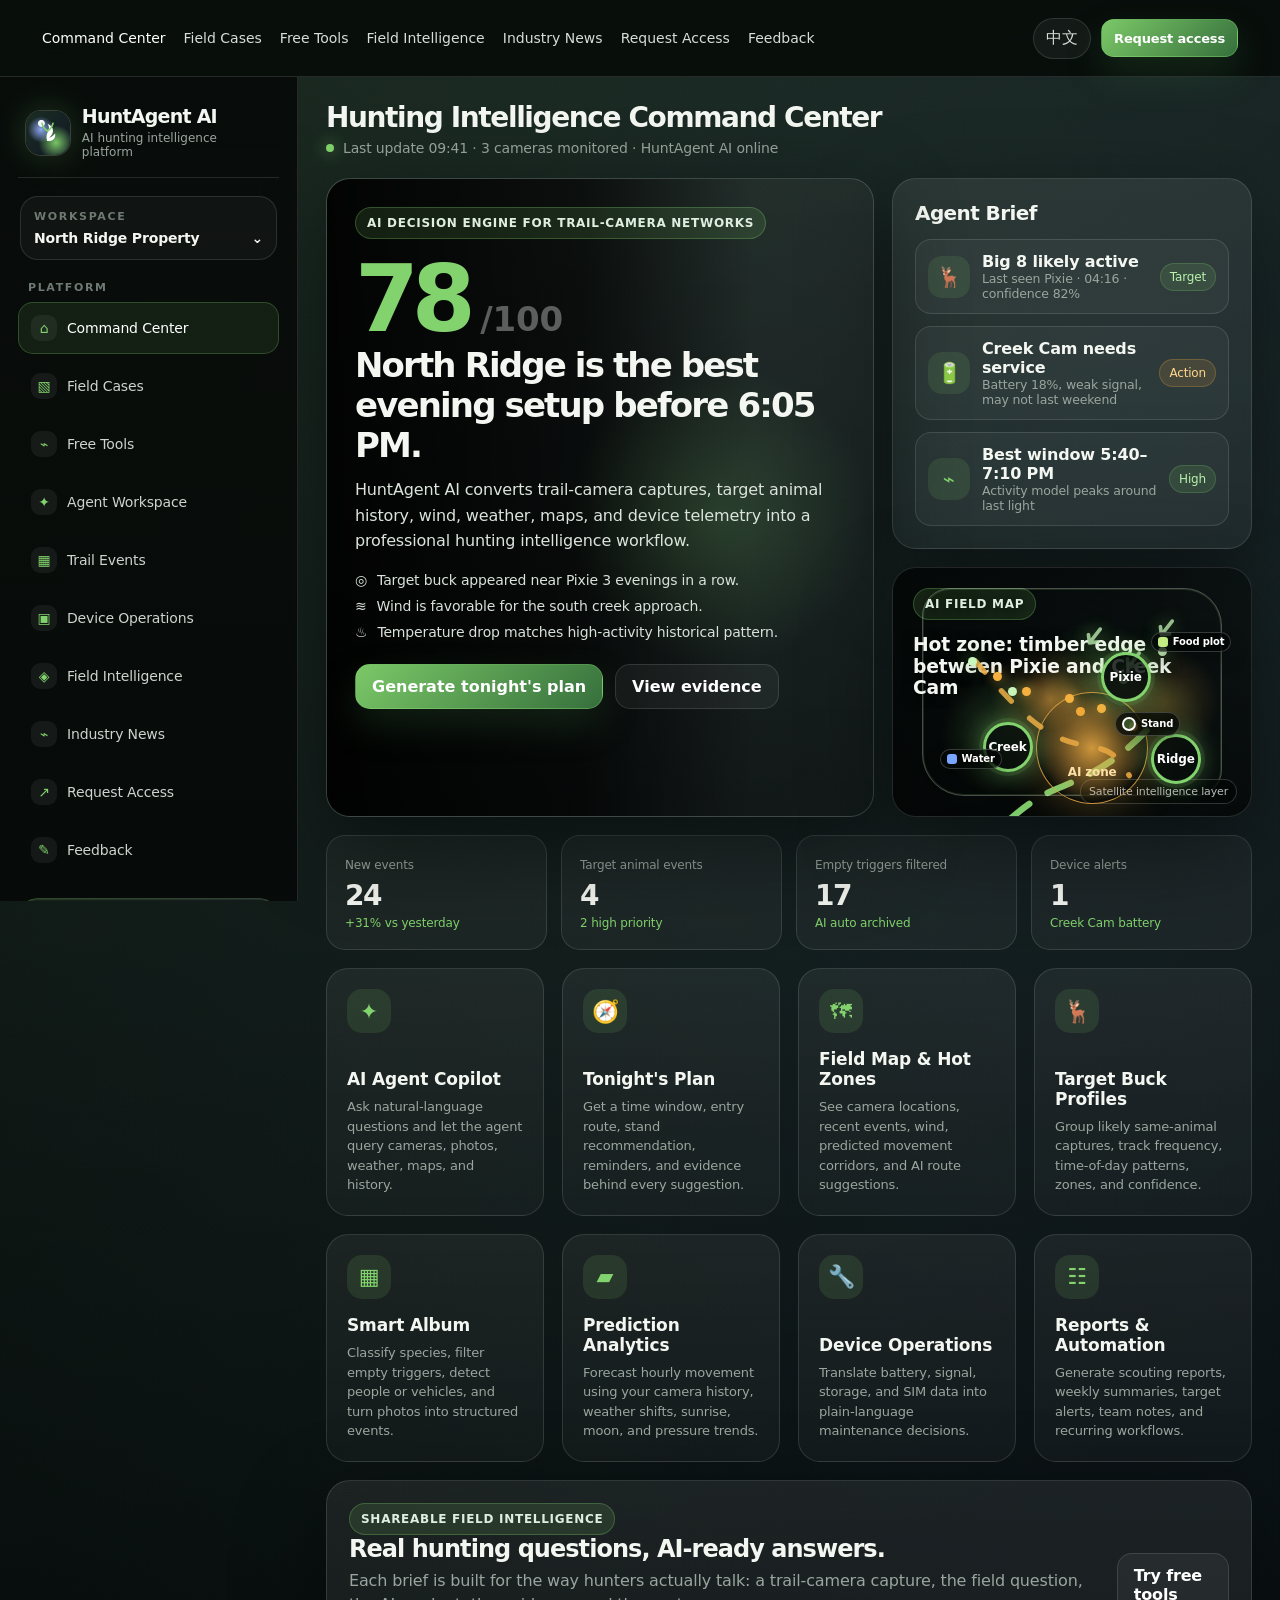
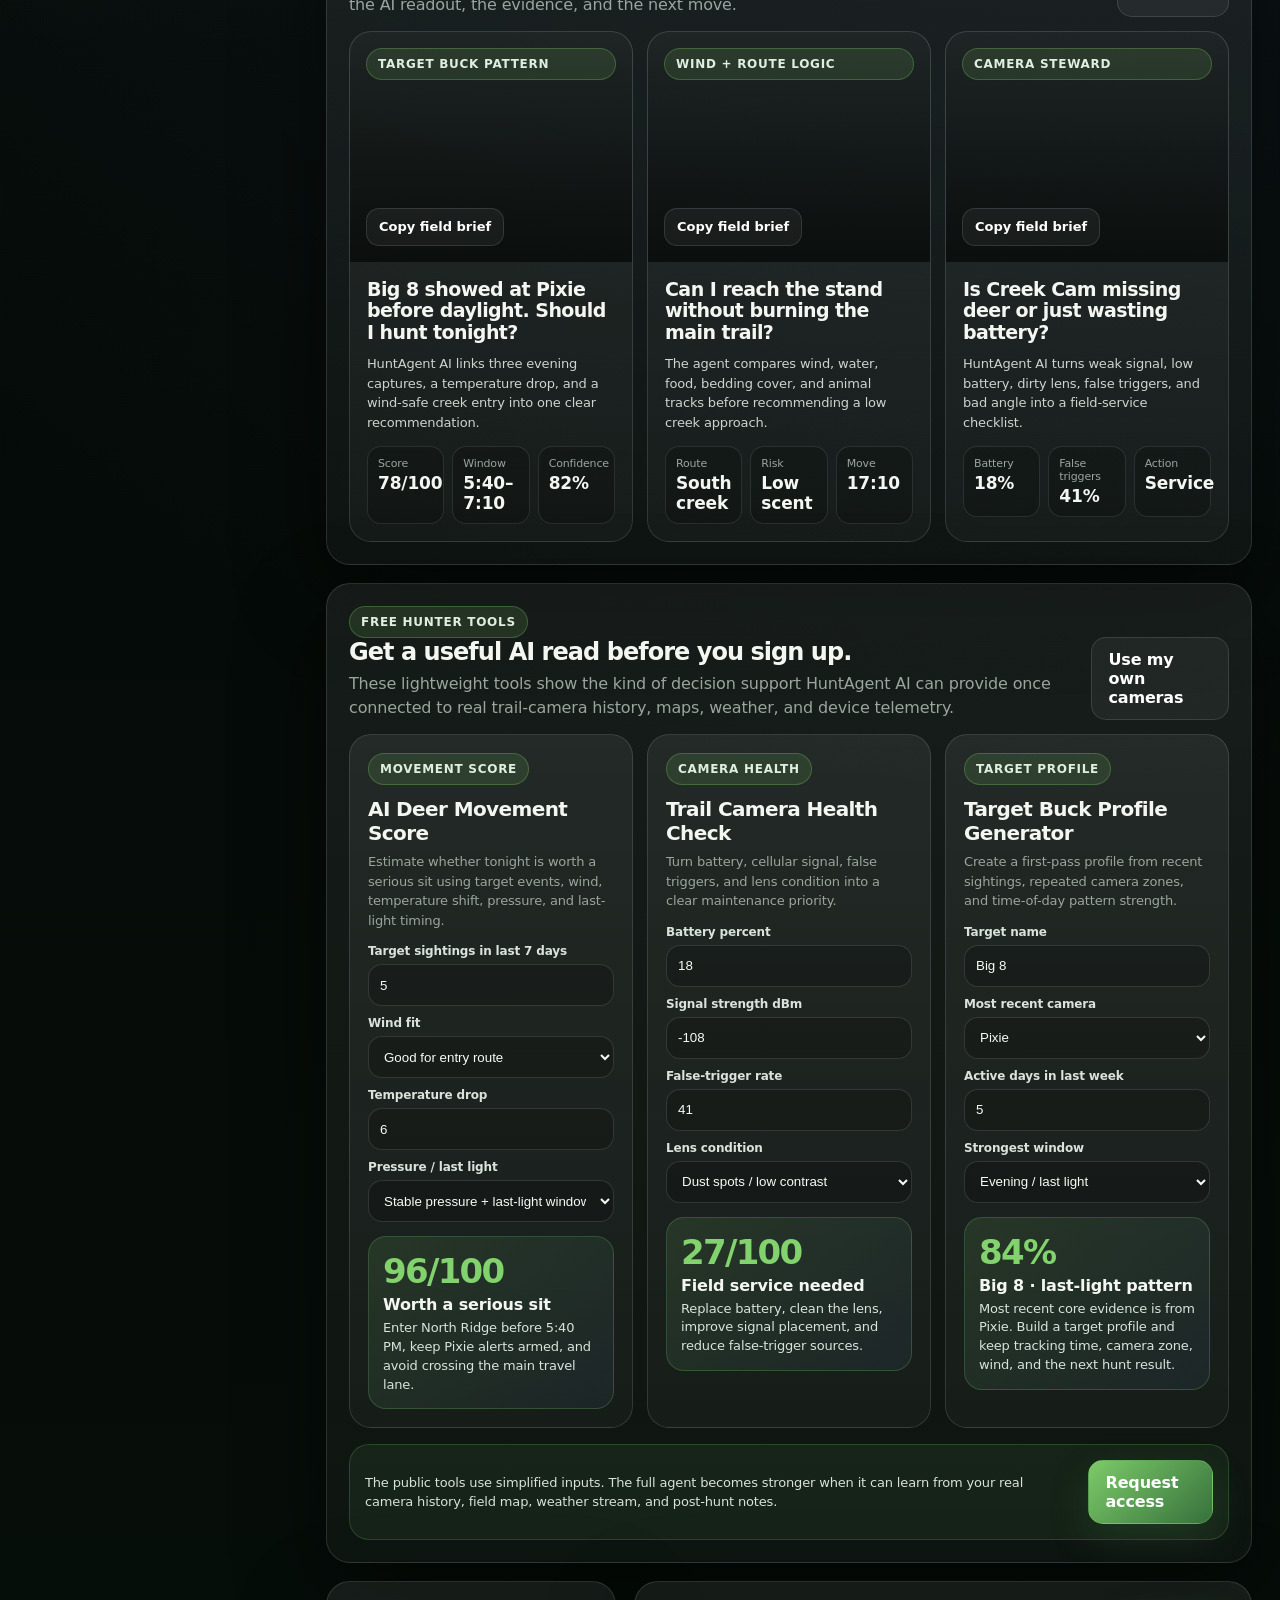
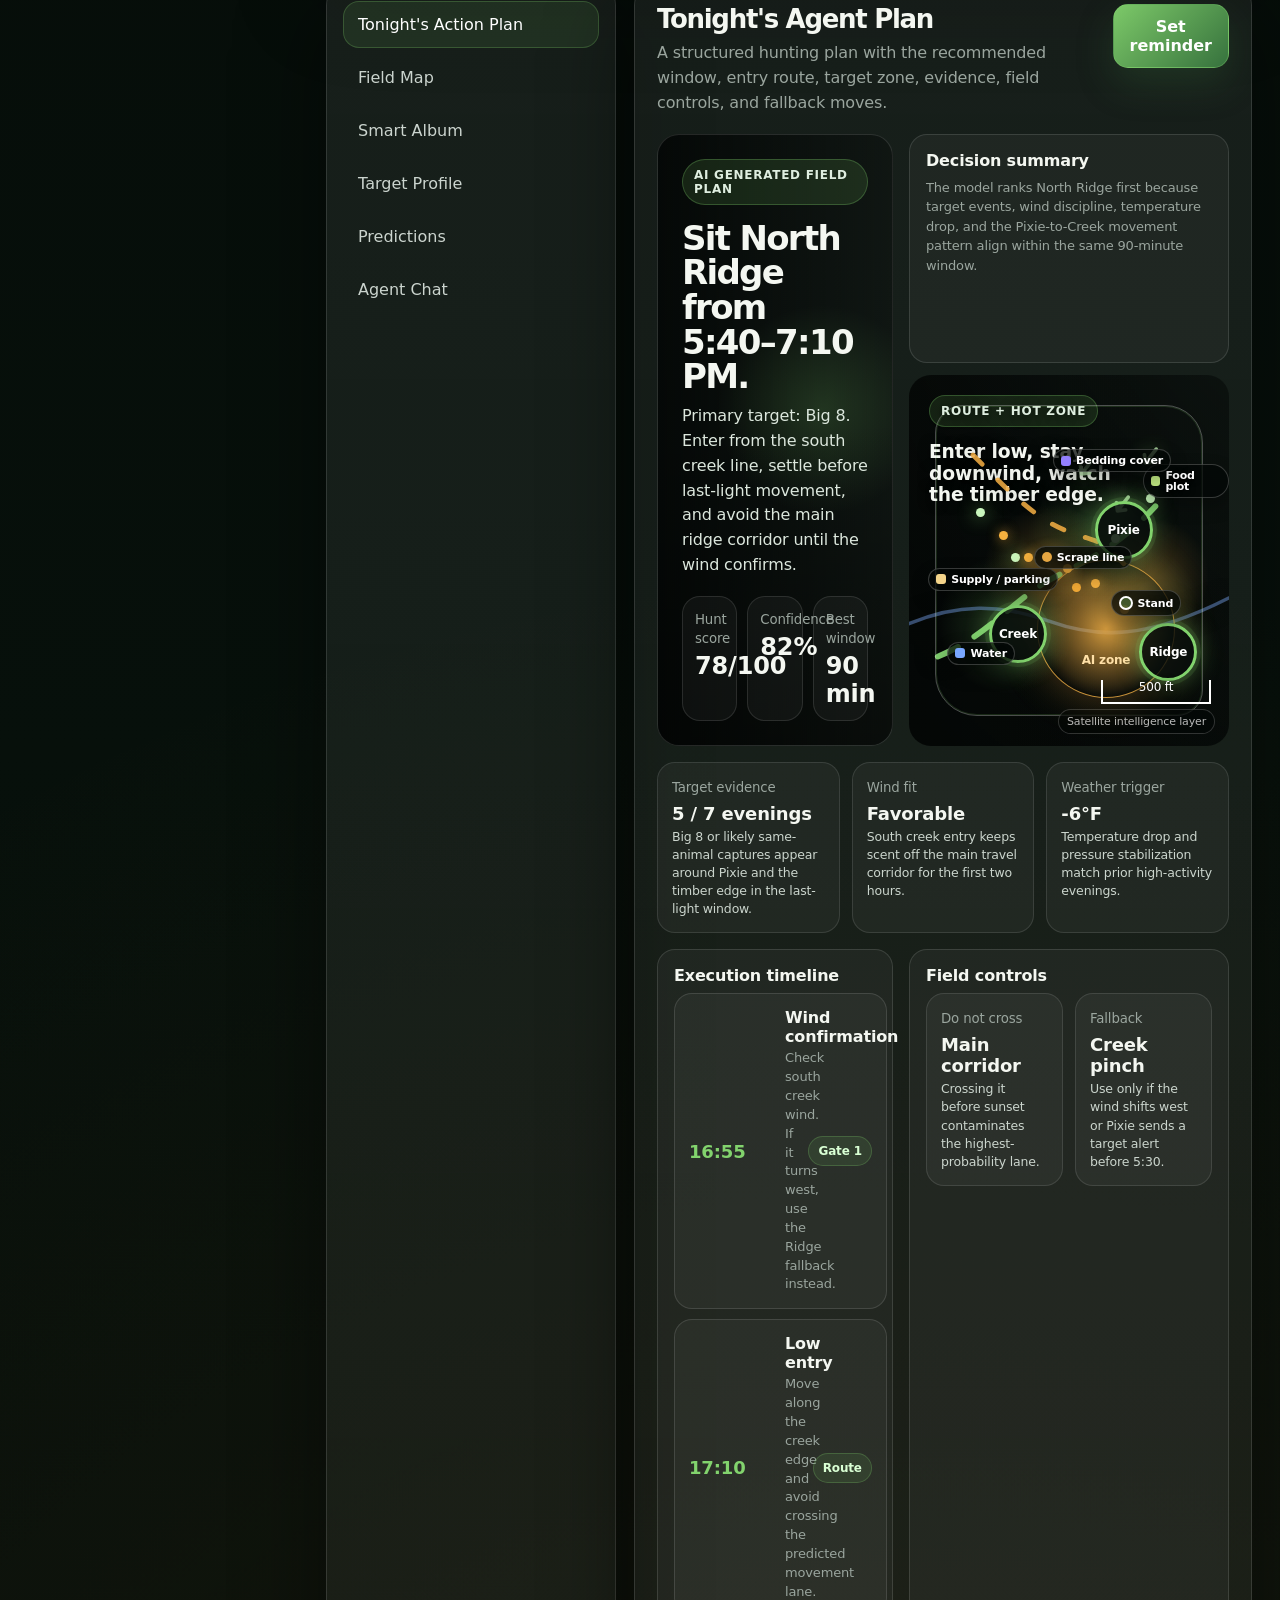
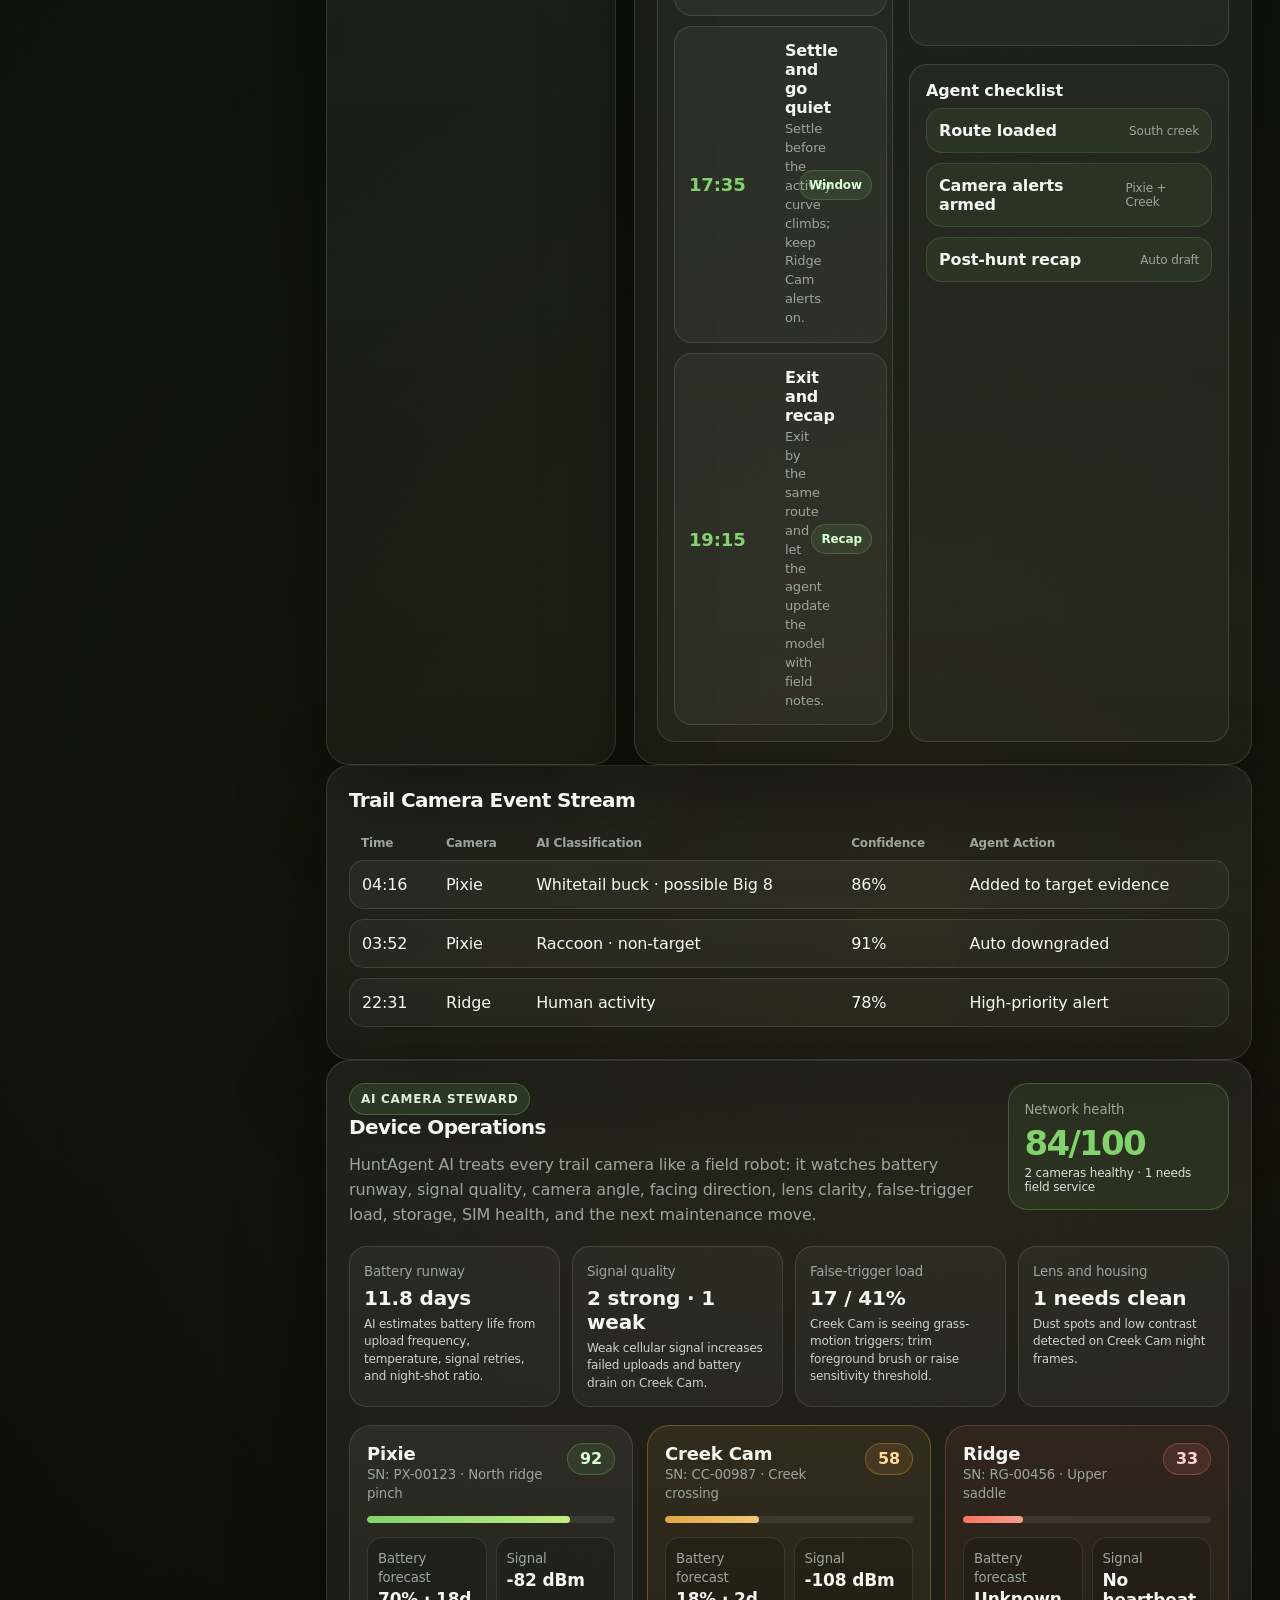
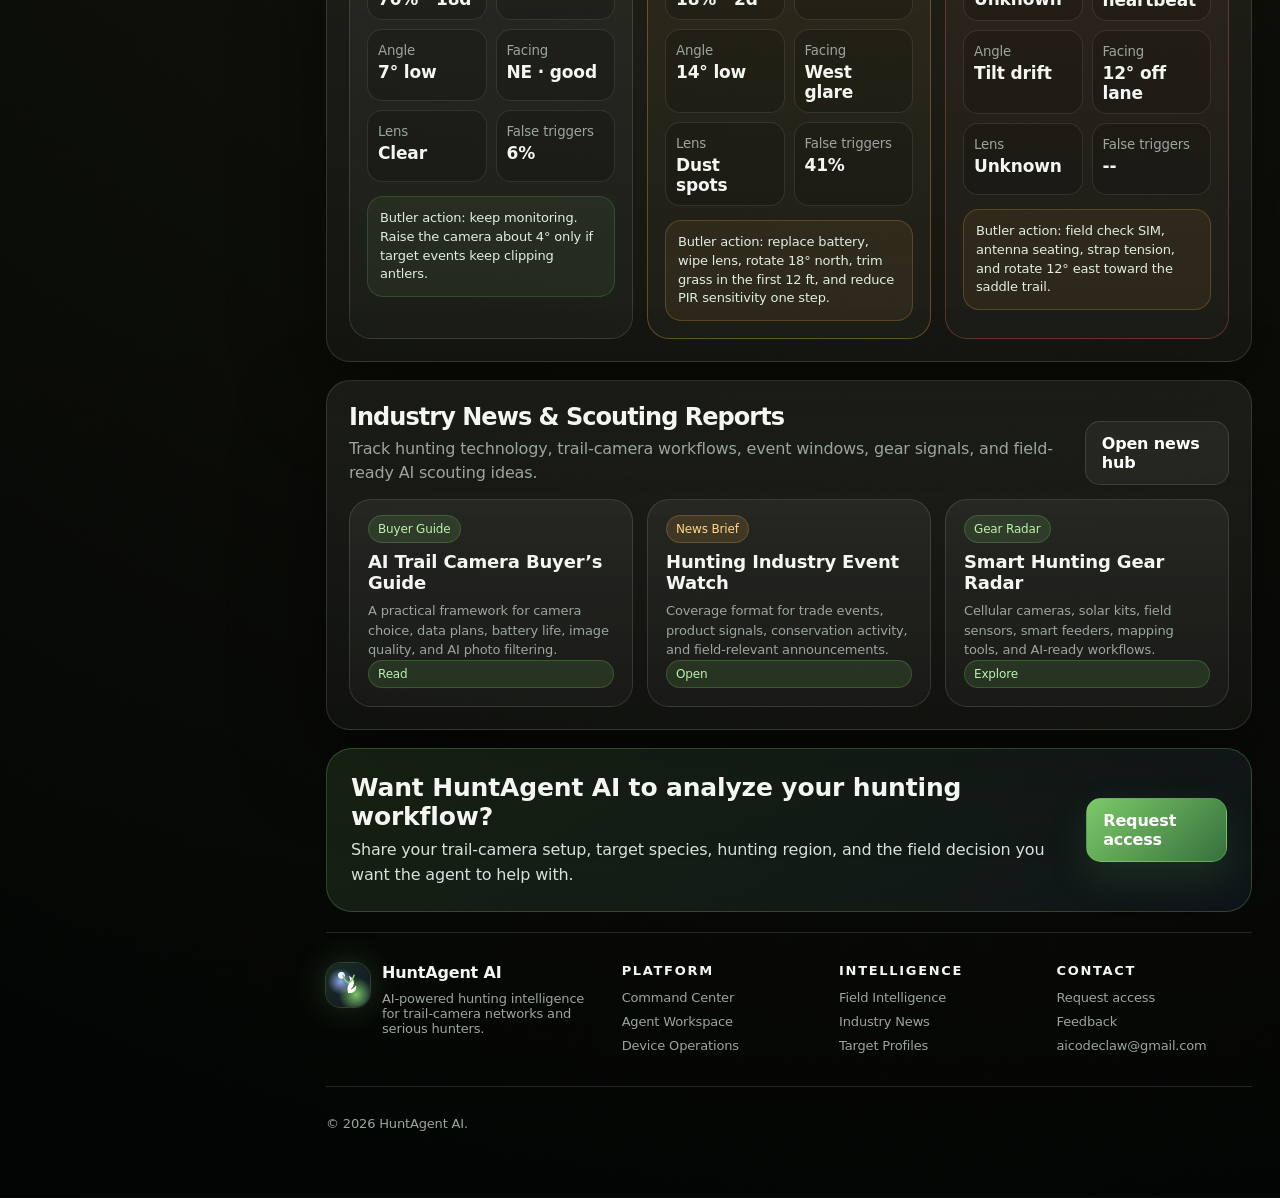
<file: public/index.html>
<!doctype html>
<html lang="en">
<head>
<meta charset="utf-8" />
<meta name="viewport" content="width=device-width, initial-scale=1" />
<title>HuntAgent AI — Hunting Intelligence Platform</title>
<meta name="description" content="HuntAgent AI is an AI-powered hunting intelligence platform for trail-camera networks, target animal tracking, scouting reports, maps, predictions, device operations, and field workflows." />
<style>
:root{--bg:#040605;--panel:#0d1210;--panel2:#121a16;--line:rgba(255,255,255,.12);--text:#f4f7f1;--muted:#9aa59e;--green:#82d36d;--green2:#4da85d;--amber:#e5a642;--red:#ff7063;--violet:#9380ff;--blue:#79a7ff;--r:24px;--shadow:0 30px 90px rgba(0,0,0,.48);--font:Inter,ui-sans-serif,system-ui,-apple-system,BlinkMacSystemFont,"Segoe UI",Arial,"PingFang SC","Microsoft YaHei",sans-serif;--buck:url('https://commons.wikimedia.org/wiki/Special:FilePath/White-Tailed_Buck_Deer_in_Woods%2C_odocoileus_virginianus.jpg');--buck2:url('https://commons.wikimedia.org/wiki/Special:FilePath/Quivira-Whitetail-Buck.jpg');--deer:url('https://commons.wikimedia.org/wiki/Special:FilePath/White-tailed_deer_%2824689011918%29.jpg')}
*{box-sizing:border-box}html{scroll-behavior:smooth;background:var(--bg)}body{margin:0;color:var(--text);font-family:var(--font);background:radial-gradient(circle at 12% -12%,rgba(130,211,109,.20),transparent 30%),radial-gradient(circle at 90% 5%,rgba(121,167,255,.12),transparent 28%),radial-gradient(circle at 72% 75%,rgba(229,166,66,.09),transparent 34%),linear-gradient(180deg,#030504,#07100b 52%,#030504);letter-spacing:-.01em}a{color:inherit;text-decoration:none}button{font:inherit;color:inherit}.shell{display:grid;grid-template-columns:298px minmax(0,1fr);min-height:100vh}.side{position:sticky;top:0;height:100vh;padding:22px 18px;border-right:1px solid var(--line);background:linear-gradient(180deg,rgba(8,12,10,.97),rgba(6,9,8,.90));backdrop-filter:blur(24px);overflow:auto;z-index:5}.brand{display:flex;align-items:center;gap:12px;padding:8px 8px 18px;border-bottom:1px solid var(--line)}.logo{width:44px;height:44px;border-radius:15px;display:grid;place-items:center;background:radial-gradient(circle at 35% 28%,#f3f7ff 0 7%,transparent 9%),radial-gradient(circle at 34% 42%,rgba(150,176,255,.94),transparent 34%),radial-gradient(circle at 68% 72%,rgba(130,211,109,.92),transparent 40%),linear-gradient(135deg,#1b2d23,#101724);box-shadow:0 0 0 1px rgba(255,255,255,.16),0 0 34px rgba(130,211,109,.23)}.logo svg{width:27px}.brand h1{margin:0;font-size:19px;line-height:1;letter-spacing:-.04em}.brand small{display:block;margin-top:5px;color:var(--muted);font-size:12px;letter-spacing:0}.select{border:1px solid var(--line);border-radius:18px;padding:13px;margin:18px 2px;background:rgba(255,255,255,.035)}.select small,.nav-title{display:block;color:#6f7a73;font-size:11px;text-transform:uppercase;letter-spacing:.15em;font-weight:800}.select strong{display:flex;justify-content:space-between;margin-top:7px;font-size:14px}.nav-title{margin:21px 10px 8px}.nav{display:grid;gap:6px}.nav a{display:flex;gap:10px;align-items:center;padding:12px;border-radius:15px;border:1px solid transparent;color:#ccd4ce;font-size:14px}.nav a:hover,.nav a.active{background:rgba(130,211,109,.10);border-color:rgba(130,211,109,.25);color:#fff}.nav i{width:26px;height:26px;border-radius:9px;display:grid;place-items:center;background:rgba(255,255,255,.06);color:var(--green);font-style:normal}.agent-card{margin-top:22px;border:1px solid rgba(130,211,109,.24);border-radius:20px;padding:16px;background:linear-gradient(135deg,rgba(130,211,109,.13),rgba(147,128,255,.09));box-shadow:inset 0 1px rgba(255,255,255,.08)}.agent-card h3{margin:0 0 8px;font-size:15px}.agent-card p{margin:0 0 12px;color:var(--muted);font-size:12.5px;line-height:1.5}.progress{height:8px;border-radius:99px;background:rgba(255,255,255,.08);overflow:hidden}.progress span{display:block;height:100%;width:78%;background:linear-gradient(90deg,var(--green),#c0ec85)}.main{min-width:0;padding:24px 28px 54px}.top{display:flex;align-items:center;justify-content:space-between;gap:18px;margin-bottom:22px}.top h2{margin:0;font-size:28px;letter-spacing:-.05em}.sub{display:flex;align-items:center;gap:9px;color:var(--muted);font-size:14px;margin-top:6px}.dot{width:8px;height:8px;border-radius:50%;background:var(--green);box-shadow:0 0 16px rgba(130,211,109,.85)}.actions{display:flex;gap:10px;align-items:center}.pill,.lang{border:1px solid var(--line);background:rgba(255,255,255,.05);border-radius:999px;padding:10px 13px;font-size:13px;color:#d7ded8}.lang{cursor:pointer}.btn{display:inline-flex;align-items:center;justify-content:center;gap:8px;border:1px solid rgba(130,211,109,.34);background:linear-gradient(135deg,rgba(130,211,109,.95),rgba(58,121,65,.92));border-radius:15px;padding:12px 16px;font-weight:800;color:#fff;box-shadow:0 16px 36px rgba(59,117,62,.25);cursor:pointer}.btn.secondary{background:rgba(255,255,255,.05);box-shadow:none;border-color:var(--line);font-weight:700}.grid{display:grid;gap:18px}.hero{grid-template-columns:minmax(0,1.4fr) minmax(360px,.9fr)}.card{border:1px solid var(--line);border-radius:var(--r);background:linear-gradient(180deg,rgba(255,255,255,.07),rgba(255,255,255,.035));box-shadow:var(--shadow);overflow:hidden}.hero-card{position:relative;min-height:450px;padding:28px;display:flex;flex-direction:column;justify-content:space-between}.hero-card:before{content:"";position:absolute;inset:0;background:linear-gradient(90deg,rgba(5,8,6,.94) 0%,rgba(5,8,6,.72) 47%,rgba(5,8,6,.17) 78%),var(--buck) center/cover no-repeat;filter:saturate(1.04) contrast(1.08)}.hero-card:after{content:"";position:absolute;inset:0;background:radial-gradient(circle at 72% 53%,rgba(130,211,109,.18),transparent 29%),linear-gradient(0deg,rgba(0,0,0,.26),transparent)}.inner{position:relative;z-index:1}.kicker{display:inline-flex;align-items:center;gap:8px;color:#dfeee0;border:1px solid rgba(130,211,109,.28);background:rgba(130,211,109,.13);border-radius:999px;padding:8px 11px;font-size:12px;font-weight:800;text-transform:uppercase;letter-spacing:.06em}.score{display:flex;align-items:flex-end;gap:12px;margin:22px 0 6px}.score strong{font-size:92px;line-height:.85;color:var(--green);letter-spacing:-.08em}.score span{font-size:34px;color:rgba(255,255,255,.34);font-weight:800}.hero-card h3{margin:0 0 12px;font-size:34px;letter-spacing:-.055em;max-width:700px}.hero-copy{margin:0 0 18px;color:#dbe4dc;line-height:1.6;max-width:720px}.evidence{display:grid;gap:10px;margin:18px 0 24px;max-width:620px}.evidence div{display:flex;gap:10px;color:#d8e1da;font-size:14px}.cta{display:flex;gap:12px;flex-wrap:wrap}.right-stack{display:grid;gap:18px}.brief,.section{padding:22px}.brief h3,.section h3{margin:0 0 14px;font-size:20px;letter-spacing:-.03em}.brief-list{display:grid;gap:12px}.brief-row{display:grid;grid-template-columns:42px 1fr auto;gap:12px;align-items:center;border:1px solid var(--line);border-radius:16px;padding:12px;background:rgba(255,255,255,.04)}.ic{width:42px;height:42px;border-radius:14px;display:grid;place-items:center;background:rgba(130,211,109,.12);color:var(--green);font-size:20px}.brief-row p{margin:0;color:var(--muted);font-size:12.5px}.tag{font-size:12px;border-radius:999px;padding:6px 9px;background:rgba(130,211,109,.13);color:#b9f1ad;border:1px solid rgba(130,211,109,.22)}.tag.amber{background:rgba(229,166,66,.14);color:#ffd78c;border-color:rgba(229,166,66,.25)}.map{position:relative;min-height:250px;padding:20px;background:radial-gradient(circle at 38% 52%,rgba(229,166,66,.32),transparent 14%),radial-gradient(circle at 58% 39%,rgba(130,211,109,.34),transparent 18%),radial-gradient(circle at 70% 68%,rgba(130,211,109,.18),transparent 16%),linear-gradient(135deg,#111b18,#060908);overflow:hidden}.map:before{content:"";position:absolute;inset:0;opacity:.28;background:repeating-linear-gradient(38deg,transparent 0 22px,rgba(255,255,255,.06) 23px 24px),repeating-linear-gradient(112deg,transparent 0 36px,rgba(124,200,255,.07) 37px 38px)}.map-pin{position:absolute;width:44px;height:44px;border:2px solid var(--green);border-radius:50%;display:grid;place-items:center;background:rgba(8,14,12,.82);box-shadow:0 0 25px rgba(130,211,109,.25);font-size:12px}.pin1{left:58%;top:34%}.pin2{left:25%;top:62%}.pin3{left:72%;top:67%}.heat{position:absolute;left:38%;top:46%;width:95px;height:95px;border-radius:50%;background:radial-gradient(circle,rgba(229,166,66,.86),rgba(229,166,66,.05) 68%,transparent);display:grid;place-items:center;font-size:28px}.map-title{position:relative;z-index:1}.stats{display:grid;grid-template-columns:repeat(4,1fr);gap:14px;margin:18px 0}.stat{padding:18px;border:1px solid var(--line);border-radius:19px;background:rgba(255,255,255,.045)}.stat small{color:var(--muted);font-size:12px}.stat b{display:block;margin-top:6px;font-size:28px;letter-spacing:-.05em}.stat em{font-style:normal;color:var(--green);font-size:12px}.modules{grid-template-columns:repeat(4,minmax(0,1fr));margin-top:18px}.module{padding:20px;border-radius:22px;border:1px solid var(--line);background:linear-gradient(180deg,rgba(255,255,255,.06),rgba(255,255,255,.032));min-height:188px;display:flex;flex-direction:column;justify-content:space-between}.module i{width:44px;height:44px;border-radius:15px;display:grid;place-items:center;background:rgba(130,211,109,.12);font-style:normal;color:var(--green);font-size:22px}.module h4{margin:16px 0 8px;font-size:17px}.module p{margin:0;color:var(--muted);font-size:13px;line-height:1.5}.workspace{display:grid;grid-template-columns:290px minmax(0,1fr);gap:18px;margin-top:18px}.tabs{padding:16px}.tabs button{width:100%;text-align:left;border:1px solid transparent;border-radius:16px;background:transparent;padding:13px 14px;margin:3px 0;cursor:pointer;color:#cbd4ce}.tabs button.active,.tabs button:hover{background:rgba(130,211,109,.10);border-color:rgba(130,211,109,.24);color:#fff}.view{display:none;padding:22px;min-height:520px}.view.active{display:block}.view-head{display:flex;justify-content:space-between;gap:14px;align-items:flex-start;margin-bottom:18px}.view-head h3{margin:0;font-size:26px;letter-spacing:-.05em}.view-head p{margin:7px 0 0;color:var(--muted);max-width:760px;line-height:1.55}.two{display:grid;grid-template-columns:1fr 1fr;gap:16px}.timeline{display:grid;gap:12px}.step{display:grid;grid-template-columns:60px 1fr;gap:14px;padding:15px;border:1px solid var(--line);border-radius:18px;background:rgba(255,255,255,.04)}.time{color:var(--green);font-weight:900}.step h4{margin:0 0 4px}.step p,.mini p{margin:0;color:var(--muted);font-size:13px;line-height:1.5}.mini{padding:16px;border:1px solid var(--line);border-radius:18px;background:rgba(255,255,255,.04)}.mini h4{margin:0 0 8px}.album{display:grid;grid-template-columns:repeat(3,1fr);gap:14px}.photo{min-height:210px;border-radius:20px;border:1px solid var(--line);overflow:hidden;background:var(--deer) center/cover no-repeat;position:relative}.photo:nth-child(2){background-image:var(--buck2)}.photo:nth-child(3){background-image:var(--buck)}.photo:nth-child(4){background-image:linear-gradient(0deg,rgba(0,0,0,.2),rgba(0,0,0,.2)),var(--deer)}.photo .cap{position:absolute;left:12px;right:12px;bottom:12px;border-radius:15px;padding:12px;background:rgba(4,7,6,.76);backdrop-filter:blur(12px);border:1px solid rgba(255,255,255,.12)}.photo b{display:block}.photo small{display:block;color:#d5ded6;margin-top:5px}.profile{display:grid;grid-template-columns:340px 1fr;gap:16px}.buck-photo{min-height:380px;border-radius:22px;background:var(--buck) center/cover no-repeat;border:1px solid var(--line)}.bars{height:116px;display:flex;align-items:end;gap:7px;padding:16px;border:1px solid var(--line);border-radius:18px;background:rgba(255,255,255,.035)}.bars span{flex:1;border-radius:7px 7px 0 0;background:linear-gradient(180deg,var(--green),rgba(130,211,109,.28));height:calc(var(--h)*1%)}.devices{display:grid;gap:12px}.device{display:grid;grid-template-columns:1.2fr repeat(4,1fr) auto;gap:12px;align-items:center;padding:14px;border:1px solid var(--line);border-radius:18px;background:rgba(255,255,255,.04)}.device b{font-size:17px}.device small{display:block;color:var(--muted);margin-top:3px}.chat{display:grid;gap:12px}.bubble{max-width:830px;padding:14px 16px;border-radius:18px;border:1px solid var(--line);background:rgba(255,255,255,.045);line-height:1.55}.bubble.ai{border-color:rgba(130,211,109,.25);background:rgba(130,211,109,.08)}.table{width:100%;border-collapse:separate;border-spacing:0 10px}.table th{color:var(--muted);font-size:12px;text-align:left;padding:0 12px}.table td{background:rgba(255,255,255,.04);border-top:1px solid var(--line);border-bottom:1px solid var(--line);padding:14px 12px}.table td:first-child{border-left:1px solid var(--line);border-radius:15px 0 0 15px}.table td:last-child{border-right:1px solid var(--line);border-radius:0 15px 15px 0}.intelligence{margin-top:18px}.head{display:flex;justify-content:space-between;gap:18px;align-items:end;margin-bottom:14px}.head h3{margin:0;font-size:24px;letter-spacing:-.04em}.head p{margin:6px 0 0;color:var(--muted);line-height:1.5}.report-grid{display:grid;grid-template-columns:repeat(3,1fr);gap:14px}.report-card{border:1px solid var(--line);border-radius:22px;background:linear-gradient(180deg,rgba(255,255,255,.06),rgba(255,255,255,.032));padding:18px;min-height:205px;display:flex;flex-direction:column;justify-content:space-between}.report-card h4{margin:14px 0 8px;font-size:18px}.report-card p{margin:0;color:var(--muted);font-size:13px;line-height:1.5}.contact-cta{margin-top:18px;border:1px solid rgba(130,211,109,.25);border-radius:26px;padding:24px;background:linear-gradient(135deg,rgba(130,211,109,.12),rgba(121,167,255,.08));display:flex;justify-content:space-between;gap:18px;align-items:center}.contact-cta h3{margin:0;font-size:25px}.contact-cta p{margin:7px 0 0;color:#d8e1da;line-height:1.55}.footer{margin-top:20px;border-top:1px solid var(--line);padding:30px 0 0;color:var(--muted)}.footer-grid{display:grid;grid-template-columns:1.4fr repeat(3,1fr);gap:22px}.footer b{color:#f4f7f1}.footer h4{margin:0 0 12px;color:#f4f7f1;font-size:13px;text-transform:uppercase;letter-spacing:.13em}.footer a,.footer span{display:block;margin:9px 0;color:var(--muted);font-size:13px}.footer a:hover{color:#fff}.legal{margin-top:24px;padding-top:18px;border-top:1px solid var(--line);font-size:12px;line-height:1.6;color:#87938c;display:flex;justify-content:space-between;gap:18px}.foot-brand{display:flex;gap:12px;align-items:flex-start}.foot-brand .logo{flex:0 0 auto}@media(max-width:1100px){.shell{grid-template-columns:1fr}.side{position:relative;height:auto}.nav{grid-template-columns:repeat(2,1fr)}.hero,.workspace,.two,.profile{grid-template-columns:1fr}.modules,.report-grid{grid-template-columns:repeat(2,1fr)}.stats{grid-template-columns:repeat(2,1fr)}.footer-grid{grid-template-columns:1fr 1fr}}@media(max-width:700px){.main{padding:18px}.top,.contact-cta,.view-head,.head,.legal{flex-direction:column;align-items:stretch}.modules,.album,.stats,.report-grid,.footer-grid{grid-template-columns:1fr}.hero-card{min-height:540px}.score strong{font-size:74px}.device{grid-template-columns:1fr 1fr}.side{padding:18px}.actions{flex-wrap:wrap}}
</style>
<style>
.map {
  background:
    linear-gradient(90deg, rgba(5, 8, 6, 0.78), rgba(5, 8, 6, 0.42)),
    url("https://tile.openstreetmap.org/14/4171/6372.png") left top / 50% 50% no-repeat,
    url("https://tile.openstreetmap.org/14/4172/6372.png") right top / 50% 50% no-repeat,
    url("https://tile.openstreetmap.org/14/4171/6373.png") left bottom / 50% 50% no-repeat,
    url("https://tile.openstreetmap.org/14/4172/6373.png") right bottom / 50% 50% no-repeat !important;
}
.map:before {
  opacity: 1;
  background:
    linear-gradient(0deg, rgba(4, 7, 6, 0.2), rgba(4, 7, 6, 0.2)),
    radial-gradient(circle at 42% 55%, rgba(229, 166, 66, 0.34), transparent 18%),
    radial-gradient(circle at 60% 36%, rgba(130, 211, 109, 0.18), transparent 20%) !important;
}
.map:after {
  content: "OpenStreetMap base layer";
  position: absolute;
  right: 14px;
  bottom: 12px;
  z-index: 1;
  border: 1px solid rgba(255, 255, 255, 0.18);
  border-radius: 999px;
  padding: 5px 8px;
  color: rgba(255, 255, 255, 0.72);
  background: rgba(4, 7, 6, 0.72);
  font-size: 11px;
}
.heat {
  border: 1px solid rgba(229, 166, 66, 0.72);
  font-size: 0 !important;
}
.heat:after {
  content: "AI zone";
  color: #ffe0a7;
  font-size: 12px;
  font-weight: 900;
}
.map-route {
  position: absolute;
  left: 23%;
  top: 72%;
  width: 45%;
  height: 34%;
  z-index: 1;
  border-top: 3px dashed rgba(130, 211, 109, 0.82);
  border-radius: 50%;
  transform: rotate(-18deg);
  filter: drop-shadow(0 0 10px rgba(130, 211, 109, 0.4));
}
.site-nav {
  position: sticky;
  top: 0;
  z-index: 30;
  border-bottom: 1px solid var(--line);
  background: rgba(6, 12, 9, 0.88);
  backdrop-filter: blur(20px);
}
.site-nav-wrap {
  max-width: 1240px;
  margin: 0 auto;
  padding: 0 22px;
}
.site-nav-inner {
  min-height: 76px;
  display: flex;
  align-items: center;
  justify-content: flex-end;
  gap: 22px;
}
.site-nav .site-brand {
  display: none;
}
.site-brand {
  display: inline-flex;
  align-items: center;
  gap: 12px;
  min-width: 190px;
}
.site-brand .logo {
  flex: 0 0 auto;
}
.site-brand strong {
  display: block;
  font-size: 18px;
  letter-spacing: -0.03em;
}
.site-brand span span {
  display: block;
  margin-top: 3px;
  color: var(--muted);
  font-size: 12px;
  letter-spacing: 0;
}
.site-nav-links {
  display: flex;
  align-items: center;
  gap: 18px;
  margin-right: auto;
  color: #d7ded8;
  font-size: 14px;
  letter-spacing: 0;
}
.site-nav-links a {
  padding: 9px 0;
}
.site-nav-links a:hover,
.site-nav-links a.active {
  color: #fff;
}
.site-nav-actions {
  display: flex;
  align-items: center;
  gap: 10px;
}
.language {
  border: 1px solid var(--line);
  border-radius: 999px;
  background: rgba(255, 255, 255, 0.05);
  padding: 9px 12px;
  color: #d7ded8;
  cursor: pointer;
}
.btn.minor {
  min-height: 38px;
  padding: 8px 12px;
  border-radius: 13px;
  font-size: 13px;
}
.side {
  top: 76px;
  height: calc(100vh - 76px);
}
@media (max-width: 1100px) {
  .side {
    top: auto;
    height: auto;
  }
  .site-nav-links {
    display: none;
  }
}
@media (max-width: 700px) {
  .site-nav-wrap {
    padding: 0 16px;
  }
  .site-nav-inner {
    min-height: 68px;
  }
  .site-brand span span,
  .site-nav-actions .btn {
    display: none;
  }
}
.map {
  isolation: isolate;
  background:
    linear-gradient(90deg, rgba(3, 6, 5, 0.74), rgba(3, 6, 5, 0.42)),
    linear-gradient(0deg, rgba(3, 6, 5, 0.64), rgba(3, 6, 5, 0.16)),
    url("https://server.arcgisonline.com/ArcGIS/rest/services/World_Imagery/MapServer/tile/14/6372/4171") left top / 50% 50% no-repeat,
    url("https://server.arcgisonline.com/ArcGIS/rest/services/World_Imagery/MapServer/tile/14/6372/4172") right top / 50% 50% no-repeat,
    url("https://server.arcgisonline.com/ArcGIS/rest/services/World_Imagery/MapServer/tile/14/6373/4171") left bottom / 50% 50% no-repeat,
    url("https://server.arcgisonline.com/ArcGIS/rest/services/World_Imagery/MapServer/tile/14/6373/4172") right bottom / 50% 50% no-repeat !important;
}
.map:before {
  z-index: -1;
  opacity: 1;
  background:
    radial-gradient(circle at 44% 53%, rgba(229, 166, 66, 0.58), rgba(229, 166, 66, 0.12) 13%, transparent 25%),
    radial-gradient(circle at 57% 44%, rgba(130, 211, 109, 0.22), transparent 23%),
    radial-gradient(circle at 31% 67%, rgba(130, 211, 109, 0.22), transparent 21%),
    radial-gradient(circle at 76% 54%, rgba(229, 166, 66, 0.24), transparent 18%),
    radial-gradient(circle at 72% 62%, rgba(130, 211, 109, 0.18), transparent 18%),
    linear-gradient(90deg, rgba(0, 0, 0, 0.2), transparent) !important;
}
.map:after {
  content: "Satellite intelligence layer";
}
.map-title {
  max-width: 82%;
  text-shadow: 0 2px 12px rgba(0, 0, 0, 0.72);
}
.map-title h3 {
  margin: 14px 0 0;
  line-height: 1.15;
}
.map-lines {
  position: absolute;
  inset: 0;
  z-index: 1;
  pointer-events: none;
  filter: drop-shadow(0 0 10px rgba(0, 0, 0, 0.65));
}
.map-lines path {
  fill: none;
  stroke-linecap: round;
  stroke-linejoin: round;
}
.route-recommend {
  stroke: rgba(139, 224, 120, 0.9);
  stroke-width: 1.8;
  stroke-dasharray: 7 6;
}
.route-buck {
  stroke: rgba(239, 171, 67, 0.88);
  stroke-width: 1.5;
  stroke-dasharray: 4 7;
}
.route-channel {
  stroke: rgba(126, 174, 255, 0.42);
  stroke-width: 1.1;
}
.map-event {
  position: absolute;
  z-index: 2;
  width: 9px;
  height: 9px;
  border-radius: 50%;
  background: #c9f6bd;
  box-shadow: 0 0 18px rgba(130, 211, 109, 0.92);
}
.target-event {
  background: #f7ab32;
  box-shadow: 0 0 18px rgba(229, 166, 66, 0.95);
}
.e1 { left: 21%; top: 36%; }
.e2 { left: 32%; top: 48%; }
.e3 { left: 51%; top: 56%; }
.e4 { left: 63%; top: 43%; }
.e5 { left: 74%; top: 32%; }
.e6 { left: 83%; top: 62%; }
.e7 { left: 42%; top: 69%; }
.e8 { left: 58%; top: 74%; }
.wind-arrow {
  position: absolute;
  z-index: 2;
  width: 38px;
  height: 38px;
  display: grid;
  place-items: center;
  color: #b9e6ad;
  font-size: 30px;
  font-weight: 900;
  opacity: 0.82;
  text-shadow: 0 0 18px rgba(130, 211, 109, 0.55);
  transform: rotate(128deg);
}
.w1 { right: 18%; top: 17%; }
.w2 { right: 27%; top: 30%; }
.w3 { right: 38%; top: 20%; }
.map-pin {
  z-index: 4;
  width: 50px;
  height: 50px;
  border-width: 3px;
  color: #fff;
  font-weight: 850;
  box-shadow: 0 0 0 4px rgba(130, 211, 109, 0.12), 0 0 26px rgba(130, 211, 109, 0.45);
}
.heat {
  z-index: 3;
  left: 40%;
  top: 50%;
  width: 112px;
  height: 112px;
  border: 1px solid rgba(229, 166, 66, 0.86);
  background:
    radial-gradient(circle, rgba(229, 166, 66, 0.9), rgba(229, 166, 66, 0.2) 58%, transparent 72%);
  box-shadow: 0 0 40px rgba(229, 166, 66, 0.32);
}
.map-legend {
  position: absolute;
  left: 18px;
  bottom: 16px;
  z-index: 5;
  display: grid;
  gap: 8px;
  border: 1px solid rgba(255, 255, 255, 0.16);
  border-radius: 14px;
  padding: 10px 12px;
  background: rgba(3, 6, 5, 0.72);
  backdrop-filter: blur(12px);
  color: rgba(244, 247, 241, 0.86);
  font-size: 12px;
}
.map-legend span {
  display: flex;
  align-items: center;
  gap: 8px;
}
.map-legend em {
  font-style: normal;
}
.legend-dot,
.legend-ring,
.legend-hot,
.legend-route,
.legend-entry {
  width: 18px;
  height: 10px;
  display: inline-block;
  flex: 0 0 auto;
}
.legend-dot {
  width: 9px;
  height: 9px;
  border-radius: 50%;
  background: #c9f6bd;
}
.legend-ring {
  width: 12px;
  height: 12px;
  border: 2px solid var(--green);
  border-radius: 50%;
}
.legend-hot {
  width: 10px;
  height: 10px;
  border-radius: 50%;
  background: #f7ab32;
}
.legend-route {
  border-top: 2px dashed #8be078;
}
.legend-entry {
  border-top: 2px dashed #efab43;
}
.legend-water {
  background: #79a7ff;
  border-radius: 3px;
}
.legend-food {
  background: #c3ec84;
  border-radius: 3px;
}
.legend-bedding {
  background: rgba(147, 128, 255, 0.8);
  border-radius: 3px;
}
.map-feature {
  position: absolute;
  z-index: 4;
  display: inline-flex;
  align-items: center;
  gap: 5px;
  border: 1px solid rgba(255, 255, 255, 0.2);
  border-radius: 999px;
  padding: 5px 7px;
  color: #fff;
  background: rgba(4, 7, 6, 0.74);
  box-shadow: 0 8px 18px rgba(0, 0, 0, 0.28);
  font-size: 11px;
  font-weight: 900;
  line-height: 1;
  text-shadow: 0 1px 6px #000;
}
.map-feature:before {
  content: "";
  width: 10px;
  height: 10px;
  border-radius: 3px;
}
.map-feature.water:before { background: #79a7ff; }
.map-feature.food:before { background: #c3ec84; }
.map-feature.supply:before { background: #f3d48a; }
.map-feature.bedding:before { background: #9380ff; }
.map-feature.stand:before {
  border-radius: 50%;
  border: 2px solid #fff;
  background: rgba(130, 211, 109, 0.3);
}
.map-feature.scrape:before {
  border-radius: 50%;
  background: #e5a642;
}
.feature-water { left: 13%; top: 73%; }
.feature-food { left: 72%; top: 26%; }
.feature-supply { left: 7%; top: 50%; }
.feature-bedding { left: 46%; top: 22%; }
.feature-stand { left: 62%; top: 58%; }
.feature-scrape { left: 39%; top: 47%; }
.map-large .feature-water { left: 12%; top: 72%; }
.map-large .feature-food { left: 73%; top: 24%; }
.map-large .feature-supply { left: 6%; top: 52%; }
.map-large .feature-bedding { left: 45%; top: 20%; }
.map-large .feature-stand { left: 63%; top: 58%; }
.map-large .feature-scrape { left: 39%; top: 46%; }
.track-dot {
  position: absolute;
  z-index: 3;
  width: 9px;
  height: 9px;
  border-radius: 50%;
  background: #f5b13f;
  box-shadow: 0 0 12px rgba(245, 177, 63, 0.7);
}
.track-dot.t1 { left: 28%; top: 42%; }
.track-dot.t2 { left: 36%; top: 48%; }
.track-dot.t3 { left: 48%; top: 51%; }
.track-dot.t4 { left: 57%; top: 55%; }
.track-dot.t5 { left: 66%; top: 62%; }
.map-boundary {
  position: absolute;
  inset: 8%;
  z-index: 1;
  border: 1px solid rgba(255, 255, 255, 0.28);
  border-radius: 28px 38px 26px 42px;
  box-shadow: inset 0 0 0 1px rgba(130, 211, 109, 0.16);
  pointer-events: none;
}
.map-scale {
  position: absolute;
  right: 18px;
  bottom: 42px;
  z-index: 4;
  width: 110px;
  height: 24px;
  border-left: 2px solid #fff;
  border-right: 2px solid #fff;
  border-bottom: 2px solid #fff;
  color: #fff;
  text-align: center;
  font-size: 12px;
  text-shadow: 0 1px 8px #000;
}
.map:not(.map-large) .map-legend,
.map:not(.map-large) .map-scale {
  display: none;
}
.map:not(.map-large) .feature-supply,
.map:not(.map-large) .feature-scrape,
.map:not(.map-large) .feature-bedding {
  display: none;
}
.map:not(.map-large) .map-feature {
  padding: 4px 6px;
  font-size: 10px;
}
.map-large .map-title {
  max-width: 68%;
}
.map-large .map-pin {
  width: 58px;
  height: 58px;
}
.map-large .heat {
  width: 138px;
  height: 138px;
}
section[id] {
  scroll-margin-top: 128px;
}
.activity-heat {
  position: absolute;
  z-index: 2;
  border-radius: 50%;
  pointer-events: none;
  mix-blend-mode: screen;
}
.heat-primary {
  left: 42%;
  top: 43%;
  width: 24%;
  height: 34%;
  background: radial-gradient(circle, rgba(229, 166, 66, 0.66), rgba(229, 166, 66, 0.18) 48%, transparent 72%);
}
.heat-secondary {
  left: 55%;
  top: 30%;
  width: 25%;
  height: 26%;
  background: radial-gradient(circle, rgba(130, 211, 109, 0.48), rgba(130, 211, 109, 0.14) 50%, transparent 74%);
}
.heat-tertiary {
  left: 24%;
  top: 53%;
  width: 22%;
  height: 24%;
  background: radial-gradient(circle, rgba(130, 211, 109, 0.36), rgba(130, 211, 109, 0.12) 48%, transparent 72%);
}
.map-large .heat-primary {
  left: 38%;
  top: 38%;
  width: 30%;
  height: 42%;
}
.map-large .heat-secondary {
  left: 58%;
  top: 26%;
  width: 27%;
  height: 28%;
}
.map-large .heat-tertiary {
  left: 18%;
  top: 50%;
  width: 26%;
  height: 30%;
}
.device-command {
  display: grid;
  gap: 18px;
}
.device-command-head {
  display: flex;
  justify-content: space-between;
  gap: 18px;
  align-items: flex-start;
}
.device-command-head p {
  margin: 6px 0 0;
  color: var(--muted);
  line-height: 1.55;
  max-width: 820px;
}
.steward-score {
  min-width: 190px;
  border: 1px solid rgba(130, 211, 109, 0.28);
  border-radius: 20px;
  padding: 15px;
  background: rgba(130, 211, 109, 0.08);
}
.steward-score small {
  color: var(--muted);
}
.steward-score b {
  display: block;
  margin-top: 5px;
  color: var(--green);
  font-size: 34px;
  letter-spacing: -0.05em;
}
.steward-score span {
  display: block;
  margin-top: 3px;
  color: #d8e1da;
  font-size: 12px;
}
.device-grid {
  display: grid;
  grid-template-columns: repeat(3, minmax(0, 1fr));
  gap: 14px;
}
.device-card {
  border: 1px solid var(--line);
  border-radius: 22px;
  padding: 17px;
  background: linear-gradient(180deg, rgba(255, 255, 255, 0.06), rgba(255, 255, 255, 0.032));
}
.device-card.warn {
  border-color: rgba(229, 166, 66, 0.34);
  background: linear-gradient(180deg, rgba(229, 166, 66, 0.09), rgba(255, 255, 255, 0.032));
}
.device-card.offline {
  border-color: rgba(255, 112, 99, 0.28);
  background: linear-gradient(180deg, rgba(255, 112, 99, 0.08), rgba(255, 255, 255, 0.028));
}
.device-card-head {
  display: flex;
  justify-content: space-between;
  gap: 12px;
  align-items: flex-start;
  margin-bottom: 14px;
}
.device-card h4 {
  margin: 0;
  font-size: 18px;
}
.device-card small {
  color: var(--muted);
}
.health {
  display: inline-flex;
  align-items: center;
  justify-content: center;
  min-width: 48px;
  height: 32px;
  border-radius: 999px;
  border: 1px solid rgba(130, 211, 109, 0.28);
  color: #d9ffd4;
  background: rgba(130, 211, 109, 0.1);
  font-weight: 900;
}
.health.warn {
  border-color: rgba(229, 166, 66, 0.34);
  color: #ffd997;
  background: rgba(229, 166, 66, 0.12);
}
.health.bad {
  border-color: rgba(255, 112, 99, 0.32);
  color: #ffd3cd;
  background: rgba(255, 112, 99, 0.12);
}
.meter {
  height: 7px;
  border-radius: 999px;
  background: rgba(255, 255, 255, 0.08);
  overflow: hidden;
  margin: 10px 0 14px;
}
.meter span {
  display: block;
  height: 100%;
  width: var(--v);
  border-radius: inherit;
  background: linear-gradient(90deg, var(--green), #c3ec84);
}
.warn .meter span {
  background: linear-gradient(90deg, var(--amber), #f2c879);
}
.offline .meter span {
  background: linear-gradient(90deg, var(--red), #f0a092);
}
.device-signals {
  display: grid;
  grid-template-columns: 1fr 1fr;
  gap: 9px;
}
.device-signals div {
  min-height: 72px;
  border: 1px solid rgba(255, 255, 255, 0.1);
  border-radius: 15px;
  padding: 10px;
  background: rgba(0, 0, 0, 0.16);
}
.device-signals b {
  display: block;
  margin-top: 3px;
  font-size: 17px;
}
.device-task {
  margin-top: 14px;
  border: 1px solid rgba(130, 211, 109, 0.18);
  border-radius: 16px;
  padding: 12px;
  color: #dfeee0;
  background: rgba(130, 211, 109, 0.07);
  font-size: 13px;
  line-height: 1.45;
}
.device-task.warn {
  border-color: rgba(229, 166, 66, 0.24);
  background: rgba(229, 166, 66, 0.08);
}
.care-grid {
  display: grid;
  grid-template-columns: repeat(4, minmax(0, 1fr));
  gap: 12px;
}
.care-card {
  border: 1px solid var(--line);
  border-radius: 18px;
  padding: 14px;
  background: rgba(255, 255, 255, 0.04);
}
.care-card small {
  color: var(--muted);
}
.care-card b {
  display: block;
  margin: 6px 0;
  font-size: 20px;
}
.care-card p {
  margin: 0;
  color: #c9d3cb;
  font-size: 12px;
  line-height: 1.45;
}
.plan-board,
.prediction-board {
  display: grid;
  gap: 16px;
}
.plan-hero {
  display: grid;
  grid-template-columns: minmax(0, 1.05fr) minmax(320px, 0.95fr);
  gap: 16px;
  align-items: stretch;
}
.plan-visual {
  position: relative;
  min-height: 330px;
  border: 1px solid var(--line);
  border-radius: 22px;
  overflow: hidden;
  background:
    linear-gradient(90deg, rgba(4, 7, 6, 0.92), rgba(4, 7, 6, 0.34)),
    var(--buck) center / cover no-repeat;
}
.plan-visual:after {
  content: "";
  position: absolute;
  inset: 0;
  background:
    radial-gradient(circle at 70% 45%, rgba(130, 211, 109, 0.18), transparent 28%),
    linear-gradient(0deg, rgba(0, 0, 0, 0.42), transparent 55%);
}
.plan-visual-copy {
  position: relative;
  z-index: 1;
  max-width: 520px;
  padding: 24px;
}
.plan-visual-copy h4 {
  margin: 16px 0 10px;
  font-size: 34px;
  line-height: 1.02;
  letter-spacing: -0.05em;
}
.plan-visual-copy p {
  margin: 0;
  color: #dce7dd;
  line-height: 1.55;
}
.plan-score-row {
  display: grid;
  grid-template-columns: repeat(3, minmax(0, 1fr));
  gap: 10px;
  margin-top: 18px;
}
.plan-score-row div,
.model-card,
.signal-card,
.evidence-card,
.risk-card {
  border: 1px solid rgba(255, 255, 255, 0.11);
  border-radius: 18px;
  background: rgba(255, 255, 255, 0.045);
}
.plan-score-row div {
  padding: 12px;
}
.plan-score-row small,
.model-card small,
.signal-card small,
.evidence-card small,
.risk-card small {
  color: var(--muted);
}
.plan-score-row b {
  display: block;
  margin-top: 5px;
  font-size: 24px;
}
.plan-intel {
  display: grid;
  gap: 12px;
}
.plan-intel .mini {
  min-height: 0;
}
.plan-map-card {
  min-height: 300px;
  border-radius: 22px;
}
.plan-map-card .map-title {
  max-width: 74%;
}
.plan-execution {
  display: grid;
  grid-template-columns: minmax(0, 1.06fr) minmax(320px, 0.94fr);
  gap: 16px;
}
.plan-steps {
  display: grid;
  gap: 10px;
}
.plan-step {
  display: grid;
  grid-template-columns: 82px minmax(0, 1fr) auto;
  gap: 14px;
  align-items: center;
  border: 1px solid var(--line);
  border-radius: 18px;
  padding: 14px;
  background: rgba(255, 255, 255, 0.04);
}
.plan-step .time {
  font-size: 18px;
}
.plan-step h4 {
  margin: 0 0 3px;
}
.plan-step p {
  margin: 0;
  color: var(--muted);
  font-size: 13px;
  line-height: 1.45;
}
.step-badge {
  border: 1px solid rgba(130, 211, 109, 0.24);
  border-radius: 999px;
  padding: 7px 9px;
  color: #d9ffd4;
  background: rgba(130, 211, 109, 0.1);
  font-size: 12px;
  font-weight: 800;
}
.evidence-grid,
.risk-grid,
.model-grid,
.signal-grid,
.forecast-zones {
  display: grid;
  gap: 12px;
}
.evidence-grid {
  grid-template-columns: repeat(3, minmax(0, 1fr));
}
.evidence-card,
.risk-card,
.model-card,
.signal-card {
  padding: 14px;
}
.evidence-card b,
.risk-card b,
.model-card b,
.signal-card b {
  display: block;
  margin: 7px 0 4px;
  font-size: 18px;
}
.evidence-card p,
.risk-card p,
.model-card p,
.signal-card p {
  margin: 0;
  color: #cbd5cd;
  font-size: 12.5px;
  line-height: 1.45;
}
.risk-grid {
  grid-template-columns: repeat(2, minmax(0, 1fr));
}
.plan-actions {
  display: grid;
  gap: 10px;
}
.action-row {
  display: flex;
  justify-content: space-between;
  gap: 12px;
  align-items: center;
  border: 1px solid rgba(130, 211, 109, 0.18);
  border-radius: 16px;
  padding: 12px;
  background: rgba(130, 211, 109, 0.07);
}
.action-row span {
  color: var(--muted);
  font-size: 12px;
}
.prediction-hero {
  display: grid;
  grid-template-columns: minmax(0, 1.1fr) minmax(330px, 0.9fr);
  gap: 16px;
}
.forecast-card {
  padding: 18px;
  border: 1px solid var(--line);
  border-radius: 22px;
  background: linear-gradient(180deg, rgba(255, 255, 255, 0.06), rgba(255, 255, 255, 0.035));
}
.forecast-card h4 {
  margin: 0 0 6px;
  font-size: 20px;
}
.forecast-card p {
  margin: 0 0 14px;
  color: var(--muted);
  line-height: 1.5;
}
.bars.labeled {
  position: relative;
  height: 150px;
  padding-bottom: 30px;
}
.bars.labeled span {
  position: relative;
}
.bars.labeled span:after {
  content: attr(data-t);
  position: absolute;
  left: 50%;
  bottom: -22px;
  transform: translateX(-50%);
  color: #7f8b84;
  font-size: 10px;
}
.model-grid {
  grid-template-columns: repeat(4, minmax(0, 1fr));
}
.model-card strong {
  display: block;
  margin-top: 7px;
  color: var(--green);
  font-size: 28px;
  letter-spacing: -0.04em;
}
.driver-list {
  display: grid;
  gap: 10px;
}
.driver {
  display: grid;
  grid-template-columns: 125px minmax(0, 1fr) 46px;
  gap: 10px;
  align-items: center;
}
.driver span {
  color: #dce7dd;
  font-size: 13px;
}
.driver-track {
  height: 8px;
  border-radius: 999px;
  background: rgba(255, 255, 255, 0.08);
  overflow: hidden;
}
.driver-track i {
  display: block;
  width: var(--v);
  height: 100%;
  border-radius: inherit;
  background: linear-gradient(90deg, var(--green), #c6ec84);
}
.forecast-zones {
  grid-template-columns: repeat(3, minmax(0, 1fr));
}
.zone-card {
  position: relative;
  min-height: 160px;
  border: 1px solid var(--line);
  border-radius: 20px;
  padding: 14px;
  overflow: hidden;
  background:
    linear-gradient(0deg, rgba(4, 7, 6, 0.72), rgba(4, 7, 6, 0.38)),
    var(--buck2) center / cover no-repeat;
}
.zone-card:nth-child(2) {
  background-image: linear-gradient(0deg, rgba(4, 7, 6, 0.72), rgba(4, 7, 6, 0.38)), var(--deer);
}
.zone-card:nth-child(3) {
  background-image: linear-gradient(0deg, rgba(4, 7, 6, 0.72), rgba(4, 7, 6, 0.38)), var(--buck);
}
.zone-card b,
.zone-card small,
.zone-card span {
  position: relative;
  z-index: 1;
}
.zone-card b {
  display: block;
  margin-top: 42px;
  font-size: 20px;
}
.zone-card span {
  display: inline-flex;
  margin-top: 9px;
}
.signal-grid {
  grid-template-columns: repeat(2, minmax(0, 1fr));
}
.generated-pulse {
  display: none;
  margin-bottom: 14px;
  border: 1px solid rgba(130, 211, 109, 0.28);
  border-radius: 18px;
  padding: 12px 14px;
  color: #dff7db;
  background: linear-gradient(90deg, rgba(130, 211, 109, 0.16), rgba(121, 167, 255, 0.08));
}
#plan.generated .generated-pulse {
  display: block;
}
.field-cases,
.free-tools {
  margin-top: 18px;
}
.case-grid {
  display: grid;
  grid-template-columns: repeat(3, minmax(0, 1fr));
  gap: 14px;
}
.case-card {
  border: 1px solid var(--line);
  border-radius: 22px;
  overflow: hidden;
  background: linear-gradient(180deg, rgba(255, 255, 255, 0.06), rgba(255, 255, 255, 0.032));
}
.case-image {
  position: relative;
  min-height: 230px;
  padding: 16px;
  display: flex;
  flex-direction: column;
  justify-content: space-between;
  background:
    linear-gradient(0deg, rgba(4, 7, 6, 0.74), rgba(4, 7, 6, 0.18)),
    var(--buck) center / cover no-repeat;
}
.case-card:nth-child(2) .case-image {
  background-image:
    linear-gradient(0deg, rgba(4, 7, 6, 0.74), rgba(4, 7, 6, 0.18)),
    var(--buck2);
}
.case-card:nth-child(3) .case-image {
  background-image:
    linear-gradient(0deg, rgba(4, 7, 6, 0.74), rgba(4, 7, 6, 0.2)),
    var(--deer);
}
.case-image .btn {
  align-self: flex-start;
}
.case-body {
  padding: 17px;
}
.case-body h4 {
  margin: 0 0 10px;
  font-size: 19px;
  line-height: 1.15;
  letter-spacing: -0.03em;
}
.case-body p {
  margin: 0;
  color: #cbd5cd;
  font-size: 13px;
  line-height: 1.5;
}
.case-proof {
  display: grid;
  grid-template-columns: repeat(3, minmax(0, 1fr));
  gap: 8px;
  margin-top: 14px;
}
.case-proof div {
  border: 1px solid rgba(255, 255, 255, 0.1);
  border-radius: 14px;
  padding: 10px;
  background: rgba(0, 0, 0, 0.18);
}
.case-proof small {
  display: block;
  color: var(--muted);
  font-size: 11px;
}
.case-proof b {
  display: block;
  margin-top: 3px;
  font-size: 17px;
}
.tool-grid {
  display: grid;
  grid-template-columns: repeat(3, minmax(0, 1fr));
  gap: 14px;
}
.tool-card {
  border: 1px solid var(--line);
  border-radius: 22px;
  padding: 18px;
  background: linear-gradient(180deg, rgba(255, 255, 255, 0.065), rgba(255, 255, 255, 0.033));
}
.tool-card h4 {
  margin: 12px 0 7px;
  font-size: 20px;
  letter-spacing: -0.03em;
}
.tool-card p {
  margin: 0 0 14px;
  color: var(--muted);
  font-size: 13px;
  line-height: 1.5;
}
.tool-form {
  display: grid;
  gap: 10px;
}
.tool-field {
  display: grid;
  gap: 6px;
}
.tool-field span {
  color: #d9e3db;
  font-size: 12px;
  font-weight: 800;
}
.tool-field input,
.tool-field select {
  width: 100%;
  min-height: 42px;
  border: 1px solid var(--line);
  border-radius: 14px;
  padding: 9px 11px;
  color: #f6fbf3;
  background: rgba(0, 0, 0, 0.2);
  outline: none;
}
.tool-field select option {
  color: #111;
}
.tool-field input:focus,
.tool-field select:focus {
  border-color: rgba(130, 211, 109, 0.55);
  box-shadow: 0 0 0 3px rgba(130, 211, 109, 0.12);
}
.tool-result {
  margin-top: 14px;
  border: 1px solid rgba(130, 211, 109, 0.22);
  border-radius: 18px;
  padding: 14px;
  background: linear-gradient(135deg, rgba(130, 211, 109, 0.12), rgba(121, 167, 255, 0.06));
}
.tool-result strong {
  display: block;
  color: var(--green);
  font-size: 34px;
  letter-spacing: -0.05em;
}
.tool-result b {
  display: block;
  margin: 4px 0 5px;
}
.tool-result span,
.tool-result p {
  display: block;
  margin: 0;
  color: #d9e3db;
  font-size: 13px;
  line-height: 1.45;
}
.tool-cta {
  margin-top: 16px;
  display: flex;
  justify-content: space-between;
  gap: 14px;
  align-items: center;
  border: 1px solid rgba(130, 211, 109, 0.2);
  border-radius: 20px;
  padding: 15px;
  background: rgba(130, 211, 109, 0.07);
}
.tool-cta p {
  margin: 0;
  color: #d8e1da;
  font-size: 13px;
  line-height: 1.5;
}
@media (max-width: 1100px) {
  .device-grid,
  .care-grid,
  .plan-hero,
  .plan-execution,
  .prediction-hero,
  .model-grid,
  .forecast-zones,
  .case-grid,
  .tool-grid {
    grid-template-columns: repeat(2, minmax(0, 1fr));
  }
}
@media (max-width: 700px) {
  .device-command-head {
    flex-direction: column;
  }
  .device-grid,
  .care-grid,
  .device-signals,
  .plan-hero,
  .plan-execution,
  .plan-score-row,
  .evidence-grid,
  .risk-grid,
  .prediction-hero,
  .model-grid,
  .forecast-zones,
  .signal-grid,
  .case-grid,
  .tool-grid,
  .case-proof {
    grid-template-columns: 1fr;
  }
  .tool-cta {
    flex-direction: column;
    align-items: stretch;
  }
  .plan-step {
    grid-template-columns: 1fr;
  }
  .plan-map-card .map-title {
    max-width: 100%;
  }
  .driver {
    grid-template-columns: 1fr;
  }
  .bars.labeled span:after {
    display: none;
  }
  .bars.labeled {
    height: 132px;
    padding-bottom: 16px;
  }
}
</style>
</head>
<body>
<header class="site-nav">
  <div class="site-nav-wrap site-nav-inner">
    <a class="site-brand" href="/" aria-label="HuntAgent AI home"><span class="logo"><svg viewBox="0 0 64 64" fill="none"><path d="M31 50c-2-8-2-15 2-22 4-8 3-13-1-19 8 3 13 9 13 17 0 5-3 10-9 16 5-1 10-5 14-10 2 9-3 19-19 18Z" fill="white"/><path d="M19 8c2 8 6 14 13 18M45 8c-2 8-6 14-13 18" stroke="#82d36d" stroke-width="4" stroke-linecap="round"/></svg></span><span><strong>HuntAgent AI</strong><span data-en="Hunter intelligence" data-zh="猎人情报">Hunter intelligence</span></span></a>
    <nav class="site-nav-links" aria-label="Primary">
      <a class="active" href="/" data-en="Command Center" data-zh="指挥中心">Command Center</a>
      <a href="#field-cases" data-en="Field Cases" data-zh="实战案例">Field Cases</a>
      <a href="#free-tools" data-en="Free Tools" data-zh="免费工具">Free Tools</a>
      <a href="/insights" data-en="Field Intelligence" data-zh="猎场情报">Field Intelligence</a>
      <a href="/news" data-en="Industry News" data-zh="行业新闻">Industry News</a>
      <a href="/contact" data-en="Request Access" data-zh="申请访问">Request Access</a>
      <a href="/feedback" data-en="Feedback" data-zh="反馈">Feedback</a>
    </nav>
    <div class="site-nav-actions"><button class="language" id="langBtn" data-language-toggle>中文</button><a class="btn minor" href="/contact" data-en="Request access" data-zh="申请访问">Request access</a></div>
  </div>
</header>
<div class="shell">
<aside class="side">
  <div class="brand"><div class="logo"><svg viewBox="0 0 64 64" fill="none"><path d="M31 50c-2-8-2-15 2-22 4-8 3-13-1-19 8 3 13 9 13 17 0 5-3 10-9 16 5-1 10-5 14-10 2 9-3 19-19 18Z" fill="white"/><path d="M19 8c2 8 6 14 13 18M45 8c-2 8-6 14-13 18" stroke="#82d36d" stroke-width="4" stroke-linecap="round"/></svg></div><div><h1>HuntAgent AI</h1><small data-en="AI hunting intelligence platform" data-zh="专业级 AI 猎场情报平台">AI hunting intelligence platform</small></div></div>
  <div class="select"><small data-en="Workspace" data-zh="工作区">Workspace</small><strong><span data-en="North Ridge Property" data-zh="North Ridge 猎场">North Ridge Property</span><span>⌄</span></strong></div>
  <div class="nav-title" data-en="Platform" data-zh="平台功能">Platform</div>
  <nav class="nav"><a class="active" href="#dashboard"><i>⌂</i><span data-en="Command Center" data-zh="指挥中心">Command Center</span></a><a href="#field-cases"><i>▧</i><span data-en="Field Cases" data-zh="实战案例">Field Cases</span></a><a href="#free-tools"><i>⌁</i><span data-en="Free Tools" data-zh="免费工具">Free Tools</span></a><a href="#workspace"><i>✦</i><span data-en="Agent Workspace" data-zh="Agent 工作台">Agent Workspace</span></a><a href="#events"><i>▦</i><span data-en="Trail Events" data-zh="相机事件">Trail Events</span></a><a href="#devices"><i>▣</i><span data-en="Device Operations" data-zh="设备运营">Device Operations</span></a><a href="/insights"><i>◈</i><span data-en="Field Intelligence" data-zh="猎场情报">Field Intelligence</span></a><a href="/news"><i>⌁</i><span data-en="Industry News" data-zh="行业新闻">Industry News</span></a><a href="/contact"><i>↗</i><span data-en="Request Access" data-zh="申请访问">Request Access</span></a><a href="/feedback"><i>✎</i><span data-en="Feedback" data-zh="反馈">Feedback</span></a></nav>
  <div class="agent-card"><h3 data-en="AI analysis in progress" data-zh="AI 正在分析">AI analysis in progress</h3><p data-en="3 cameras, 286 recent captures, weather, wind, sunrise, moon phase, target buck history, and device telemetry." data-zh="3 台相机、286 张近期照片、天气、风向、日出、月相、目标公鹿历史和设备状态。">3 cameras, 286 recent captures, weather, wind, sunrise, moon phase, target buck history, and device telemetry.</p><div class="progress"><span></span></div></div>
</aside>
<main class="main">
  <section id="dashboard" class="top"><div><h2 data-en="Hunting Intelligence Command Center" data-zh="AI 猎场情报指挥中心">Hunting Intelligence Command Center</h2><div class="sub"><span class="dot"></span><span data-en="Last update 09:41 · 3 cameras monitored · HuntAgent AI online" data-zh="最近更新 09:41 · 正在监控 3 台相机 · HuntAgent AI 在线">Last update 09:41 · 3 cameras monitored · HuntAgent AI online</span></div></div></section>
  <section class="grid hero">
    <article class="card hero-card"><div class="inner"><span class="kicker" data-en="AI decision engine for trail-camera networks" data-zh="面向打猎相机网络的 AI 决策引擎">AI decision engine for trail-camera networks</span><div class="score"><strong>78</strong><span>/100</span></div><h3 data-en="North Ridge is the best evening setup before 6:05 PM." data-zh="今晚 18:05 前，North Ridge 是最佳蹲守点位。">North Ridge is the best evening setup before 6:05 PM.</h3><p class="hero-copy" data-en="HuntAgent AI converts trail-camera captures, target animal history, wind, weather, maps, and device telemetry into a professional hunting intelligence workflow." data-zh="HuntAgent AI 将打猎相机照片、目标动物历史、风向、天气、地图和设备状态转化为专业级猎场情报工作流。">HuntAgent AI converts trail-camera captures, target animal history, wind, weather, maps, and device telemetry into a professional hunting intelligence workflow.</p><div class="evidence"><div>◎ <span data-en="Target buck appeared near Pixie 3 evenings in a row." data-zh="目标公鹿连续 3 个黄昏出现在 Pixie 附近。">Target buck appeared near Pixie 3 evenings in a row.</span></div><div>≋ <span data-en="Wind is favorable for the south creek approach." data-zh="风向有利于从南侧溪谷路线进入。">Wind is favorable for the south creek approach.</span></div><div>♨ <span data-en="Temperature drop matches high-activity historical pattern." data-zh="降温符合历史高活跃规律。">Temperature drop matches high-activity historical pattern.</span></div></div><div class="cta"><button class="btn" id="generatePlanBtn" data-en="Generate tonight's plan" data-zh="生成今晚计划">Generate tonight's plan</button><button class="btn secondary" id="viewEvidenceBtn" data-en="View evidence" data-zh="查看证据">View evidence</button></div></div></article>
    <div class="right-stack"><article class="card brief"><h3 data-en="Agent Brief" data-zh="Agent 简报">Agent Brief</h3><div class="brief-list"><div class="brief-row"><div class="ic">🦌</div><div><b data-en="Big 8 likely active" data-zh="Big 8 可能活跃">Big 8 likely active</b><p data-en="Last seen Pixie · 04:16 · confidence 82%" data-zh="最近出现 Pixie · 04:16 · 置信度 82%">Last seen Pixie · 04:16 · confidence 82%</p></div><span class="tag">Target</span></div><div class="brief-row"><div class="ic">🔋</div><div><b data-en="Creek Cam needs service" data-zh="Creek Cam 需要处理">Creek Cam needs service</b><p data-en="Battery 18%, weak signal, may not last weekend" data-zh="电量 18%，信号弱，可能撑不过周末">Battery 18%, weak signal, may not last weekend</p></div><span class="tag amber">Action</span></div><div class="brief-row"><div class="ic">⌁</div><div><b data-en="Best window 5:40–7:10 PM" data-zh="最佳窗口 17:40–19:10">Best window 5:40–7:10 PM</b><p data-en="Activity model peaks around last light" data-zh="活跃模型在天黑前后达到峰值">Activity model peaks around last light</p></div><span class="tag">High</span></div></div></article><article class="card map"><div class="map-title"><span class="kicker" data-en="AI field map" data-zh="AI 猎场地图">AI field map</span><h3 data-en="Hot zone: timber edge between Pixie and Creek Cam" data-zh="热点：Pixie 与 Creek Cam 之间的林缘">Hot zone: timber edge between Pixie and Creek Cam</h3></div><svg class="map-lines" viewBox="0 0 100 100" preserveAspectRatio="none" aria-hidden="true"><path class="route-channel" d="M-4 82 C16 72 26 70 42 76 S69 84 105 70"/><path class="route-recommend" d="M12 86 C27 78 33 67 45 62 S63 54 74 42"/><path class="route-buck" d="M23 26 C34 39 42 47 51 49 S61 50 66 58"/></svg><div class="wind-arrow w1">➜</div><div class="wind-arrow w2">➜</div><div class="wind-arrow w3">➜</div><div class="map-event e1"></div><div class="map-event e2"></div><div class="map-event target-event e3"></div><div class="map-event e4"></div><div class="map-event e5"></div><div class="map-pin pin1">Pixie</div><div class="map-pin pin2">Creek</div><div class="map-pin pin3">Ridge</div><div class="heat">🦌</div></article></div>
  </section>
  <section class="stats"><div class="stat"><small data-en="New events" data-zh="新事件">New events</small><b>24</b><em data-en="+31% vs yesterday" data-zh="较昨日 +31%">+31% vs yesterday</em></div><div class="stat"><small data-en="Target animal events" data-zh="目标动物事件">Target animal events</small><b>4</b><em data-en="2 high priority" data-zh="2 个高优先级">2 high priority</em></div><div class="stat"><small data-en="Empty triggers filtered" data-zh="空触发过滤">Empty triggers filtered</small><b>17</b><em data-en="AI auto archived" data-zh="AI 自动归档">AI auto archived</em></div><div class="stat"><small data-en="Device alerts" data-zh="设备预警">Device alerts</small><b>1</b><em data-en="Creek Cam battery" data-zh="Creek Cam 电池">Creek Cam battery</em></div></section>
  <section class="grid modules"><div class="module"><i>✦</i><div><h4 data-en="AI Agent Copilot" data-zh="AI 智能体助手">AI Agent Copilot</h4><p data-en="Ask natural-language questions and let the agent query cameras, photos, weather, maps, and history." data-zh="用自然语言提问，让 Agent 查询相机、照片、天气、地图和历史数据。">Ask natural-language questions and let the agent query cameras, photos, weather, maps, and history.</p></div></div><div class="module"><i>🧭</i><div><h4 data-en="Tonight's Plan" data-zh="今晚行动计划">Tonight's Plan</h4><p data-en="Get a time window, entry route, stand recommendation, reminders, and evidence behind every suggestion." data-zh="生成时间窗口、进入路线、蹲守点、提醒和推荐证据。">Get a time window, entry route, stand recommendation, reminders, and evidence behind every suggestion.</p></div></div><div class="module"><i>🗺</i><div><h4 data-en="Field Map & Hot Zones" data-zh="猎场地图与热区">Field Map & Hot Zones</h4><p data-en="See camera locations, recent events, wind, predicted movement corridors, and AI route suggestions." data-zh="查看相机位置、近期事件、风向、预测活动走廊和 AI 路线建议。">See camera locations, recent events, wind, predicted movement corridors, and AI route suggestions.</p></div></div><div class="module"><i>🦌</i><div><h4 data-en="Target Buck Profiles" data-zh="目标动物档案">Target Buck Profiles</h4><p data-en="Group likely same-animal captures, track frequency, time-of-day patterns, zones, and confidence." data-zh="聚合同一只动物的照片，追踪频次、时间规律、区域和置信度。">Group likely same-animal captures, track frequency, time-of-day patterns, zones, and confidence.</p></div></div><div class="module"><i>▦</i><div><h4 data-en="Smart Album" data-zh="智能图集">Smart Album</h4><p data-en="Classify species, filter empty triggers, detect people or vehicles, and turn photos into structured events." data-zh="识别物种、过滤空触发、检测人/车辆，并把照片变成结构化事件。">Classify species, filter empty triggers, detect people or vehicles, and turn photos into structured events.</p></div></div><div class="module"><i>▰</i><div><h4 data-en="Prediction Analytics" data-zh="预测分析">Prediction Analytics</h4><p data-en="Forecast hourly movement using your camera history, weather shifts, sunrise, moon, and pressure trends." data-zh="结合相机历史、天气变化、日出、月相和气压趋势预测小时级活动。">Forecast hourly movement using your camera history, weather shifts, sunrise, moon, and pressure trends.</p></div></div><div class="module"><i>🔧</i><div><h4 data-en="Device Operations" data-zh="设备运营">Device Operations</h4><p data-en="Translate battery, signal, storage, and SIM data into plain-language maintenance decisions." data-zh="把电池、信号、存储和 SIM 数据翻译成清晰的维护建议。">Translate battery, signal, storage, and SIM data into plain-language maintenance decisions.</p></div></div><div class="module"><i>☷</i><div><h4 data-en="Reports & Automation" data-zh="报告与自动化">Reports & Automation</h4><p data-en="Generate scouting reports, weekly summaries, target alerts, team notes, and recurring workflows." data-zh="生成侦察报告、周报、目标提醒、团队记录和自动化工作流。">Generate scouting reports, weekly summaries, target alerts, team notes, and recurring workflows.</p></div></div></section>
  <section id="field-cases" class="card section field-cases"><div class="head"><div><span class="kicker" data-en="shareable field intelligence" data-zh="可转发猎场情报">shareable field intelligence</span><h3 data-en="Real hunting questions, AI-ready answers." data-zh="真实打猎问题，AI 直接给出答案。">Real hunting questions, AI-ready answers.</h3><p data-en="Each brief is built for the way hunters actually talk: a trail-camera capture, the field question, the AI readout, the evidence, and the next move." data-zh="每个简报都按猎人真实交流方式组织：打猎相机照片、现场问题、AI 判断、证据和下一步动作。">Each brief is built for the way hunters actually talk: a trail-camera capture, the field question, the AI readout, the evidence, and the next move.</p></div><a class="btn secondary" href="#free-tools" data-en="Try free tools" data-zh="试用免费工具">Try free tools</a></div><div class="case-grid"><article class="case-card"><div class="case-image"><span class="kicker" data-en="Target buck pattern" data-zh="目标公鹿规律">Target buck pattern</span><button class="btn minor secondary" type="button" data-copy-brief="buck" data-en="Copy field brief" data-zh="复制简报">Copy field brief</button></div><div class="case-body"><h4 data-en="Big 8 showed at Pixie before daylight. Should I hunt tonight?" data-zh="Big 8 天亮前出现在 Pixie，今晚该不该去？">Big 8 showed at Pixie before daylight. Should I hunt tonight?</h4><p data-en="HuntAgent AI links three evening captures, a temperature drop, and a wind-safe creek entry into one clear recommendation." data-zh="HuntAgent AI 将三次黄昏照片、降温和溪谷下风路线合并成一个清晰建议。">HuntAgent AI links three evening captures, a temperature drop, and a wind-safe creek entry into one clear recommendation.</p><div class="case-proof"><div><small data-en="Score" data-zh="评分">Score</small><b>78/100</b></div><div><small data-en="Window" data-zh="窗口">Window</small><b>5:40–7:10</b></div><div><small data-en="Confidence" data-zh="置信度">Confidence</small><b>82%</b></div></div></div></article><article class="case-card"><div class="case-image"><span class="kicker" data-en="Wind + route logic" data-zh="风向 + 路线逻辑">Wind + route logic</span><button class="btn minor secondary" type="button" data-copy-brief="route" data-en="Copy field brief" data-zh="复制简报">Copy field brief</button></div><div class="case-body"><h4 data-en="Can I reach the stand without burning the main trail?" data-zh="能不能不惊动主活动道进入蹲守点？">Can I reach the stand without burning the main trail?</h4><p data-en="The agent compares wind, water, food, bedding cover, and animal tracks before recommending a low creek approach." data-zh="Agent 对比风向、水源、食物地、卧床区和动物轨迹后，推荐低位溪谷进入路线。">The agent compares wind, water, food, bedding cover, and animal tracks before recommending a low creek approach.</p><div class="case-proof"><div><small data-en="Route" data-zh="路线">Route</small><b data-en="South creek" data-zh="南溪谷">South creek</b></div><div><small data-en="Risk" data-zh="风险">Risk</small><b data-en="Low scent" data-zh="低气味">Low scent</b></div><div><small data-en="Move" data-zh="动作">Move</small><b>17:10</b></div></div></div></article><article class="case-card"><div class="case-image"><span class="kicker" data-en="Camera steward" data-zh="相机管家">Camera steward</span><button class="btn minor secondary" type="button" data-copy-brief="camera" data-en="Copy field brief" data-zh="复制简报">Copy field brief</button></div><div class="case-body"><h4 data-en="Is Creek Cam missing deer or just wasting battery?" data-zh="Creek Cam 是漏拍鹿，还是只是在浪费电？">Is Creek Cam missing deer or just wasting battery?</h4><p data-en="HuntAgent AI turns weak signal, low battery, dirty lens, false triggers, and bad angle into a field-service checklist." data-zh="HuntAgent AI 把弱信号、低电量、镜头脏、误触发和角度偏差转成现场维护清单。">HuntAgent AI turns weak signal, low battery, dirty lens, false triggers, and bad angle into a field-service checklist.</p><div class="case-proof"><div><small data-en="Battery" data-zh="电量">Battery</small><b>18%</b></div><div><small data-en="False triggers" data-zh="误触发">False triggers</small><b>41%</b></div><div><small data-en="Action" data-zh="动作">Action</small><b data-en="Service" data-zh="维护">Service</b></div></div></div></article></div></section>
  <section id="free-tools" class="card section free-tools"><div class="head"><div><span class="kicker" data-en="free hunter tools" data-zh="免费猎人工具">free hunter tools</span><h3 data-en="Get a useful AI read before you sign up." data-zh="注册前，先拿到一次有用的 AI 判断。">Get a useful AI read before you sign up.</h3><p data-en="These lightweight tools show the kind of decision support HuntAgent AI can provide once connected to real trail-camera history, maps, weather, and device telemetry." data-zh="这些轻量工具展示 HuntAgent AI 接入真实相机历史、地图、天气和设备状态后，可以提供什么样的决策支持。">These lightweight tools show the kind of decision support HuntAgent AI can provide once connected to real trail-camera history, maps, weather, and device telemetry.</p></div><a class="btn secondary" href="/contact" data-en="Use my own cameras" data-zh="接入我的相机">Use my own cameras</a></div><div class="tool-grid"><article class="tool-card"><span class="kicker" data-en="movement score" data-zh="活动指数">movement score</span><h4 data-en="AI Deer Movement Score" data-zh="AI 鹿群活动指数">AI Deer Movement Score</h4><p data-en="Estimate whether tonight is worth a serious sit using target events, wind, temperature shift, pressure, and last-light timing." data-zh="结合目标事件、风向、降温、气压和天黑前窗口，估算今晚是否值得认真蹲守。">Estimate whether tonight is worth a serious sit using target events, wind, temperature shift, pressure, and last-light timing.</p><div class="tool-form"><label class="tool-field"><span data-en="Target sightings in last 7 days" data-zh="过去 7 天目标出现次数">Target sightings in last 7 days</span><input type="number" min="0" max="12" value="5" data-tool-input data-move-sightings></label><label class="tool-field"><span data-en="Wind fit" data-zh="风向匹配">Wind fit</span><select data-tool-input data-move-wind><option value="good" data-en="Good for entry route" data-zh="有利于进入路线">Good for entry route</option><option value="variable" data-en="Variable but workable" data-zh="变化但可用">Variable but workable</option><option value="bad" data-en="Risky for scent control" data-zh="气味控制风险高">Risky for scent control</option></select></label><label class="tool-field"><span data-en="Temperature drop" data-zh="降温幅度">Temperature drop</span><input type="number" min="0" max="25" value="6" data-tool-input data-move-temp></label><label class="tool-field"><span data-en="Pressure / last light" data-zh="气压 / 天黑前窗口">Pressure / last light</span><select data-tool-input data-move-pressure><option value="stable" data-en="Stable pressure + last-light window" data-zh="气压稳定 + 天黑前窗口">Stable pressure + last-light window</option><option value="mixed" data-en="Mixed conditions" data-zh="条件一般">Mixed conditions</option><option value="poor" data-en="Poor timing" data-zh="时机不佳">Poor timing</option></select></label></div><div class="tool-result" id="movementResult"></div></article><article class="tool-card"><span class="kicker" data-en="camera health" data-zh="相机健康">camera health</span><h4 data-en="Trail Camera Health Check" data-zh="打猎相机健康检查">Trail Camera Health Check</h4><p data-en="Turn battery, cellular signal, false triggers, and lens condition into a clear maintenance priority." data-zh="把电量、蜂窝信号、误触发和镜头状态转化为明确维护优先级。">Turn battery, cellular signal, false triggers, and lens condition into a clear maintenance priority.</p><div class="tool-form"><label class="tool-field"><span data-en="Battery percent" data-zh="电量百分比">Battery percent</span><input type="number" min="0" max="100" value="18" data-tool-input data-health-battery></label><label class="tool-field"><span data-en="Signal strength dBm" data-zh="信号强度 dBm">Signal strength dBm</span><input type="number" min="-125" max="-65" value="-108" data-tool-input data-health-signal></label><label class="tool-field"><span data-en="False-trigger rate" data-zh="误触发比例">False-trigger rate</span><input type="number" min="0" max="100" value="41" data-tool-input data-health-false></label><label class="tool-field"><span data-en="Lens condition" data-zh="镜头状态">Lens condition</span><select data-tool-input data-health-lens><option value="dirty" data-en="Dust spots / low contrast" data-zh="有灰尘 / 对比度低">Dust spots / low contrast</option><option value="clear" data-en="Clear" data-zh="清晰">Clear</option><option value="unknown" data-en="Unknown" data-zh="未知">Unknown</option></select></label></div><div class="tool-result" id="healthResult"></div></article><article class="tool-card"><span class="kicker" data-en="target profile" data-zh="目标档案">target profile</span><h4 data-en="Target Buck Profile Generator" data-zh="目标公鹿档案生成器">Target Buck Profile Generator</h4><p data-en="Create a first-pass profile from recent sightings, repeated camera zones, and time-of-day pattern strength." data-zh="根据近期出现、重复相机区域和时间规律强度，生成目标动物的初步档案。">Create a first-pass profile from recent sightings, repeated camera zones, and time-of-day pattern strength.</p><div class="tool-form"><label class="tool-field"><span data-en="Target name" data-zh="目标名称">Target name</span><input value="Big 8" data-tool-input data-profile-name></label><label class="tool-field"><span data-en="Most recent camera" data-zh="最近出现相机">Most recent camera</span><select data-tool-input data-profile-camera><option value="Pixie">Pixie</option><option value="Creek Cam">Creek Cam</option><option value="Ridge">Ridge</option></select></label><label class="tool-field"><span data-en="Active days in last week" data-zh="过去一周活跃天数">Active days in last week</span><input type="number" min="0" max="7" value="5" data-tool-input data-profile-days></label><label class="tool-field"><span data-en="Strongest window" data-zh="最强时间窗">Strongest window</span><select data-tool-input data-profile-window><option value="evening" data-en="Evening / last light" data-zh="黄昏 / 天黑前">Evening / last light</option><option value="morning" data-en="Morning / first light" data-zh="清晨 / 天亮前后">Morning / first light</option><option value="night" data-en="Night only" data-zh="仅夜间">Night only</option></select></label></div><div class="tool-result" id="profileResult"></div></article></div><div class="tool-cta"><p data-en="The public tools use simplified inputs. The full agent becomes stronger when it can learn from your real camera history, field map, weather stream, and post-hunt notes." data-zh="公开工具使用简化输入。完整 Agent 接入你的真实相机历史、猎场地图、天气流和出猎复盘后，判断会更强。">The public tools use simplified inputs. The full agent becomes stronger when it can learn from your real camera history, field map, weather stream, and post-hunt notes.</p><a class="btn" href="/contact" data-en="Request access" data-zh="申请访问">Request access</a></div></section>
  <section id="workspace" class="workspace"><aside class="card tabs"><button class="active" data-view="plan" data-en="Tonight's Action Plan" data-zh="今晚行动计划">Tonight's Action Plan</button><button data-view="mapview" data-en="Field Map" data-zh="猎场地图">Field Map</button><button data-view="album" data-en="Smart Album" data-zh="智能图集">Smart Album</button><button data-view="profile" data-en="Target Profile" data-zh="目标档案">Target Profile</button><button data-view="predict" data-en="Predictions" data-zh="活动预测">Predictions</button><button data-view="chat" data-en="Agent Chat" data-zh="Agent 对话">Agent Chat</button></aside><div class="card">
    <div class="view active" id="plan">
      <div class="generated-pulse" data-en="HuntAgent AI generated a fresh field plan from 286 captures, 3 cameras, wind, temperature, topography, and Big 8 history." data-zh="HuntAgent AI 已基于 286 张照片、3 台相机、风向、气温、地形和 Big 8 历史记录生成最新行动计划。">HuntAgent AI generated a fresh field plan from 286 captures, 3 cameras, wind, temperature, topography, and Big 8 history.</div>
      <div class="view-head"><div><h3 data-en="Tonight's Agent Plan" data-zh="今晚 Agent 行动计划">Tonight's Agent Plan</h3><p data-en="A structured hunting plan with the recommended window, entry route, target zone, evidence, field controls, and fallback moves." data-zh="结构化输出推荐时间窗、进入路线、目标区域、证据、现场控制点和备选动作。">A structured hunting plan with the recommended window, entry route, target zone, evidence, field controls, and fallback moves.</p></div><button class="btn" data-en="Set reminder" data-zh="设置提醒">Set reminder</button></div>
      <div class="plan-board">
        <div class="plan-hero">
          <div class="plan-visual"><div class="plan-visual-copy"><span class="kicker" data-en="AI generated field plan" data-zh="AI 生成行动计划">AI generated field plan</span><h4 data-en="Sit North Ridge from 5:40–7:10 PM." data-zh="17:40–19:10 蹲守 North Ridge。">Sit North Ridge from 5:40–7:10 PM.</h4><p data-en="Primary target: Big 8. Enter from the south creek line, settle before last-light movement, and avoid the main ridge corridor until the wind confirms." data-zh="主要目标：Big 8。从南侧溪谷路线进入，在天黑前活跃窗口前就位，并在风向确认前避开主山脊通道。">Primary target: Big 8. Enter from the south creek line, settle before last-light movement, and avoid the main ridge corridor until the wind confirms.</p><div class="plan-score-row"><div><small data-en="Hunt score" data-zh="出猎指数">Hunt score</small><b>78/100</b></div><div><small data-en="Confidence" data-zh="置信度">Confidence</small><b>82%</b></div><div><small data-en="Best window" data-zh="最佳窗口">Best window</small><b>90 min</b></div></div></div></div>
          <div class="plan-intel">
            <div class="mini"><h4 data-en="Decision summary" data-zh="决策摘要">Decision summary</h4><p data-en="The model ranks North Ridge first because target events, wind discipline, temperature drop, and the Pixie-to-Creek movement pattern align within the same 90-minute window." data-zh="模型将 North Ridge 排在第一位，因为目标事件、风向控制、降温趋势和 Pixie 到 Creek 的活动路径集中在同一个 90 分钟窗口内。">The model ranks North Ridge first because target events, wind discipline, temperature drop, and the Pixie-to-Creek movement pattern align within the same 90-minute window.</p></div>
            <div class="map map-large plan-map-card"><div class="map-title"><span class="kicker" data-en="route + hot zone" data-zh="路线 + 热区">route + hot zone</span><h3 data-en="Enter low, stay downwind, watch the timber edge." data-zh="低位进入，下风侧停留，观察林缘。">Enter low, stay downwind, watch the timber edge.</h3></div><svg class="map-lines" viewBox="0 0 100 100" preserveAspectRatio="none" aria-hidden="true"><path class="route-channel" d="M-5 80 C15 70 30 72 44 77 S74 84 105 67"/><path class="route-recommend" d="M9 88 C24 82 33 70 44 64 S64 55 77 41"/><path class="route-buck" d="M20 25 C30 35 39 45 50 49 S60 51 68 60"/></svg><div class="wind-arrow w1">➜</div><div class="wind-arrow w2">➜</div><div class="wind-arrow w3">➜</div><div class="map-event e1"></div><div class="map-event e2"></div><div class="map-event target-event e3"></div><div class="map-event e4"></div><div class="map-event e5"></div><div class="map-pin pin1">Pixie</div><div class="map-pin pin2">Creek</div><div class="map-pin pin3">Ridge</div><div class="heat">AI</div><div class="map-scale">500 ft</div></div>
          </div>
        </div>
        <div class="evidence-grid"><div class="evidence-card"><small data-en="Target evidence" data-zh="目标证据">Target evidence</small><b>5 / 7 evenings</b><p data-en="Big 8 or likely same-animal captures appear around Pixie and the timber edge in the last-light window." data-zh="Big 8 或疑似同一目标在 Pixie 与林缘附近的天黑前窗口多次出现。">Big 8 or likely same-animal captures appear around Pixie and the timber edge in the last-light window.</p></div><div class="evidence-card"><small data-en="Wind fit" data-zh="风向匹配">Wind fit</small><b data-en="Favorable" data-zh="有利">Favorable</b><p data-en="South creek entry keeps scent off the main travel corridor for the first two hours." data-zh="南侧溪谷进入路线可在前两小时避开主活动通道的气味线。">South creek entry keeps scent off the main travel corridor for the first two hours.</p></div><div class="evidence-card"><small data-en="Weather trigger" data-zh="天气触发">Weather trigger</small><b>-6°F</b><p data-en="Temperature drop and pressure stabilization match prior high-activity evenings." data-zh="降温和气压稳定与历史高活跃黄昏相匹配。">Temperature drop and pressure stabilization match prior high-activity evenings.</p></div></div>
        <div class="plan-execution">
          <div class="mini"><h4 data-en="Execution timeline" data-zh="执行时间线">Execution timeline</h4><div class="plan-steps"><div class="plan-step"><div class="time">16:55</div><div><h4 data-en="Wind confirmation" data-zh="确认风向">Wind confirmation</h4><p data-en="Check south creek wind. If it turns west, use the Ridge fallback instead." data-zh="检查南侧溪谷风向。如转西风，改用 Ridge 备选点。">Check south creek wind. If it turns west, use the Ridge fallback instead.</p></div><span class="step-badge">Gate 1</span></div><div class="plan-step"><div class="time">17:10</div><div><h4 data-en="Low entry" data-zh="低位进入">Low entry</h4><p data-en="Move along the creek edge and avoid crossing the predicted movement lane." data-zh="沿溪谷边缘移动，避免穿过预测活动通道。">Move along the creek edge and avoid crossing the predicted movement lane.</p></div><span class="step-badge">Route</span></div><div class="plan-step"><div class="time">17:35</div><div><h4 data-en="Settle and go quiet" data-zh="就位静默">Settle and go quiet</h4><p data-en="Settle before the activity curve climbs; keep Ridge Cam alerts on." data-zh="在活跃曲线开始上升前就位，并保持 Ridge Cam 提醒开启。">Settle before the activity curve climbs; keep Ridge Cam alerts on.</p></div><span class="step-badge">Window</span></div><div class="plan-step"><div class="time">19:15</div><div><h4 data-en="Exit and recap" data-zh="撤离复盘">Exit and recap</h4><p data-en="Exit by the same route and let the agent update the model with field notes." data-zh="按原路线撤离，并让 Agent 用现场记录更新模型。">Exit by the same route and let the agent update the model with field notes.</p></div><span class="step-badge">Recap</span></div></div></div>
          <div class="grid"><div class="mini"><h4 data-en="Field controls" data-zh="现场控制点">Field controls</h4><div class="risk-grid"><div class="risk-card"><small data-en="Do not cross" data-zh="不要穿越">Do not cross</small><b data-en="Main corridor" data-zh="主活动通道">Main corridor</b><p data-en="Crossing it before sunset contaminates the highest-probability lane." data-zh="日落前穿越会干扰最高概率通道。">Crossing it before sunset contaminates the highest-probability lane.</p></div><div class="risk-card"><small data-en="Fallback" data-zh="备选">Fallback</small><b>Creek pinch</b><p data-en="Use only if the wind shifts west or Pixie sends a target alert before 5:30." data-zh="仅在转西风或 Pixie 在 17:30 前发出目标提醒时使用。">Use only if the wind shifts west or Pixie sends a target alert before 5:30.</p></div></div></div><div class="mini"><h4 data-en="Agent checklist" data-zh="Agent 清单">Agent checklist</h4><div class="plan-actions"><div class="action-row"><b data-en="Route loaded" data-zh="路线已加载">Route loaded</b><span>South creek</span></div><div class="action-row"><b data-en="Camera alerts armed" data-zh="相机提醒已开启">Camera alerts armed</b><span>Pixie + Creek</span></div><div class="action-row"><b data-en="Post-hunt recap" data-zh="出猎后复盘">Post-hunt recap</b><span data-en="Auto draft" data-zh="自动草稿">Auto draft</span></div></div></div></div>
        </div>
      </div>
    </div>
    <div class="view" id="mapview"><div class="view-head"><div><h3 data-en="Field Map & AI Hot Zones" data-zh="猎场地图与 AI 热区">Field Map & AI Hot Zones</h3><p data-en="A hunting map layer for cameras, water, food plots, bedding cover, supply points, animal tracks, wind, suggested routes, and predicted movement corridors." data-zh="猎场地图图层展示相机、水源、食物地、卧床区、补给点、动物轨迹、风向、推荐路线和预测活动走廊。">A hunting map layer for cameras, water, food plots, bedding cover, supply points, animal tracks, wind, suggested routes, and predicted movement corridors.</p></div><button class="btn" data-en="Generate route" data-zh="生成路线">Generate route</button></div><div class="map map-large" style="min-height:430px"><div class="map-title"><span class="kicker" data-en="SW wind 6 mph · next 12 hours" data-zh="西南风 6mph · 未来 12 小时">SW wind 6 mph · next 12 hours</span><h3 data-en="Route threads between water, food, bedding cover, and the main trail." data-zh="路线穿过水源、食物地、卧床区与主活动道之间。">Route threads between water, food, bedding cover, and the main trail.</h3></div><svg class="map-lines" viewBox="0 0 100 100" preserveAspectRatio="none" aria-hidden="true"><path class="route-channel" d="M-5 80 C15 70 30 72 44 77 S74 84 105 67"/><path class="route-recommend" d="M9 88 C24 82 33 70 44 64 S64 55 77 41"/><path class="route-buck" d="M20 25 C30 35 39 45 50 49 S60 51 68 60"/></svg><div class="wind-arrow w1">➜</div><div class="wind-arrow w2">➜</div><div class="wind-arrow w3">➜</div><div class="map-event e1"></div><div class="map-event e2"></div><div class="map-event target-event e3"></div><div class="map-event e4"></div><div class="map-event e5"></div><div class="map-event e6"></div><div class="map-event e7"></div><div class="map-event target-event e8"></div><div class="map-pin pin1">Pixie</div><div class="map-pin pin2">Creek</div><div class="map-pin pin3">Ridge</div><div class="heat">AI</div><div class="map-legend"><span><i class="legend-ring"></i>Camera location</span><span><i class="legend-dot"></i>Recent event</span><span><i class="legend-hot"></i>Target hot zone</span><span><i class="legend-entry"></i>Buck route</span><span><i class="legend-route"></i>Recommended entry</span></div><div class="map-scale">500 ft</div></div></div>
    <div class="view" id="album"><div class="view-head"><div><h3 data-en="Smart Album" data-zh="智能图集">Smart Album</h3><p data-en="Photos are organized as evidence, not just thumbnails: species, confidence, camera, time, target match, and user correction." data-zh="照片被整理为证据，而不只是缩略图：物种、置信度、相机、时间、目标匹配和人工纠错。">Photos are organized as evidence, not just thumbnails: species, confidence, camera, time, target match, and user correction.</p></div><button class="btn" data-en="Confirm all high-confidence" data-zh="确认所有高置信度">Confirm all high-confidence</button></div><div class="album"><div class="photo"><div class="cap"><b data-en="Whitetail buck · Pixie" data-zh="白尾鹿公鹿 · Pixie">Whitetail buck · Pixie</b><small data-en="04:16 · 86% confidence · possible Big 8" data-zh="04:16 · 86% 置信度 · 疑似 Big 8">04:16 · 86% confidence · possible Big 8</small></div></div><div class="photo"><div class="cap"><b data-en="Mature buck · Ridge" data-zh="成熟公鹿 · Ridge">Mature buck · Ridge</b><small data-en="18:12 · target event · add to profile" data-zh="18:12 · 目标事件 · 加入档案">18:12 · target event · add to profile</small></div></div><div class="photo"><div class="cap"><b data-en="Doe group · Creek Cam" data-zh="母鹿群 · Creek Cam">Doe group · Creek Cam</b><small data-en="05:44 · movement corridor evidence" data-zh="05:44 · 活动走廊证据">05:44 · movement corridor evidence</small></div></div><div class="photo"><div class="cap"><b data-en="Human activity" data-zh="人类活动">Human activity</b><small data-en="22:31 · high priority alert" data-zh="22:31 · 高优先级提醒">22:31 · high priority alert</small></div></div><div class="photo"><div class="cap"><b data-en="Empty trigger" data-zh="空触发">Empty trigger</b><small data-en="Auto-filtered and archived" data-zh="自动过滤并归档">Auto-filtered and archived</small></div></div><div class="photo"><div class="cap"><b data-en="Turkey · non-target" data-zh="火鸡 · 非目标">Turkey · non-target</b><small data-en="Automatically downgraded" data-zh="自动降权">Automatically downgraded</small></div></div></div></div>
    <div class="view" id="profile"><div class="view-head"><div><h3 data-en="Target Animal Profile: Big 8" data-zh="目标动物档案：Big 8">Target Animal Profile: Big 8</h3><p data-en="The agent groups likely same-animal captures and builds a profile with evidence, pattern, zone, and confidence." data-zh="Agent 聚合同一只动物的照片，并建立证据、规律、区域和置信度档案。">The agent groups likely same-animal captures and builds a profile with evidence, pattern, zone, and confidence.</p></div><span class="tag">82% confidence</span></div><div class="profile"><div class="buck-photo"></div><div class="grid"><div class="stats" style="margin:0"><div class="stat"><small data-en="Last 7 days" data-zh="最近 7 天">Last 7 days</small><b>6</b><em data-en="appearances" data-zh="次出现">appearances</em></div><div class="stat"><small data-en="Peak times" data-zh="高频时间">Peak times</small><b>5:20 / 6:10</b><em data-en="AM / PM" data-zh="清晨 / 黄昏">AM / PM</em></div><div class="stat"><small data-en="Common zone" data-zh="常出现区域">Common zone</small><b data-en="North edge" data-zh="北坡林缘">North edge</b><em>68%</em></div><div class="stat"><small data-en="Trend" data-zh="趋势">Trend</small><b data-en="Rising" data-zh="Rising">Rising</b><em>+15%</em></div></div><div class="mini"><h4 data-en="Activity distribution" data-zh="活跃时间分布">Activity distribution</h4><div class="bars"><span style="--h:8"></span><span style="--h:10"></span><span style="--h:12"></span><span style="--h:16"></span><span style="--h:52"></span><span style="--h:87"></span><span style="--h:66"></span><span style="--h:41"></span><span style="--h:18"></span><span style="--h:13"></span><span style="--h:12"></span><span style="--h:20"></span><span style="--h:18"></span><span style="--h:22"></span><span style="--h:28"></span><span style="--h:31"></span><span style="--h:44"></span><span style="--h:70"></span><span style="--h:91"></span><span style="--h:65"></span><span style="--h:46"></span><span style="--h:22"></span><span style="--h:15"></span><span style="--h:11"></span></div></div></div></div></div>
    <div class="view" id="predict">
      <div class="view-head"><div><h3 data-en="Predictions & Pattern Analytics" data-zh="预测与规律分析">Predictions & Pattern Analytics</h3><p data-en="A multi-signal model that compares camera history, target identity, time of day, weather shifts, wind, moon, pressure, and terrain funnels before recommending a setup." data-zh="多信号模型会对比相机历史、目标身份、时段、天气变化、风向、月相、气压和地形收口，再给出蹲守建议。">A multi-signal model that compares camera history, target identity, time of day, weather shifts, wind, moon, pressure, and terrain funnels before recommending a setup.</p></div><span class="tag" data-en="Model refreshed 09:41" data-zh="模型 09:41 更新">Model refreshed 09:41</span></div>
      <div class="prediction-board">
        <div class="prediction-hero">
          <div class="forecast-card"><h4 data-en="Hourly movement probability" data-zh="小时级活动概率">Hourly movement probability</h4><p data-en="The evening curve is materially stronger than the morning curve because target events, falling temperature, and wind discipline converge after 5:30 PM." data-zh="黄昏曲线明显强于清晨曲线，因为目标事件、降温和风向控制在 17:30 后汇合。">The evening curve is materially stronger than the morning curve because target events, falling temperature, and wind discipline converge after 5:30 PM.</p><div class="bars labeled"><span data-t="0" style="--h:8"></span><span data-t="1" style="--h:12"></span><span data-t="2" style="--h:10"></span><span data-t="3" style="--h:14"></span><span data-t="4" style="--h:38"></span><span data-t="5" style="--h:63"></span><span data-t="6" style="--h:58"></span><span data-t="7" style="--h:31"></span><span data-t="8" style="--h:16"></span><span data-t="9" style="--h:12"></span><span data-t="10" style="--h:10"></span><span data-t="11" style="--h:13"></span><span data-t="12" style="--h:14"></span><span data-t="13" style="--h:18"></span><span data-t="14" style="--h:21"></span><span data-t="15" style="--h:28"></span><span data-t="16" style="--h:52"></span><span data-t="17" style="--h:84"></span><span data-t="18" style="--h:96"></span><span data-t="19" style="--h:67"></span><span data-t="20" style="--h:35"></span><span data-t="21" style="--h:20"></span><span data-t="22" style="--h:14"></span><span data-t="23" style="--h:10"></span></div></div>
          <div class="grid"><div class="mini"><h4 data-en="Model driver weights" data-zh="模型驱动权重">Model driver weights</h4><div class="driver-list"><div class="driver"><span data-en="Target history" data-zh="目标历史">Target history</span><div class="driver-track"><i style="--v:92%"></i></div><b>92</b></div><div class="driver"><span data-en="Wind discipline" data-zh="风向控制">Wind discipline</span><div class="driver-track"><i style="--v:84%"></i></div><b>84</b></div><div class="driver"><span data-en="Temperature shift" data-zh="气温变化">Temperature shift</span><div class="driver-track"><i style="--v:78%"></i></div><b>78</b></div><div class="driver"><span data-en="Moon / pressure" data-zh="月相 / 气压">Moon / pressure</span><div class="driver-track"><i style="--v:61%"></i></div><b>61</b></div><div class="driver"><span data-en="Device coverage" data-zh="设备覆盖">Device coverage</span><div class="driver-track"><i style="--v:56%"></i></div><b>56</b></div></div></div><div class="mini"><h4 data-en="Agent conclusion" data-zh="Agent 结论">Agent conclusion</h4><p data-en="Tonight is not a general high-activity day. It is a specific North Ridge opportunity created by a target-animal pattern and a short wind-safe evening window." data-zh="今晚不是泛泛的高活跃日，而是由目标动物规律和短暂风向安全窗口共同形成的 North Ridge 机会。">Tonight is not a general high-activity day. It is a specific North Ridge opportunity created by a target-animal pattern and a short wind-safe evening window.</p></div></div>
        </div>
        <div class="model-grid"><div class="model-card"><small data-en="Best setup" data-zh="最佳点位">Best setup</small><strong>North Ridge</strong><p data-en="Highest overlap of target history, route control, and last-light movement." data-zh="目标历史、路线控制和天黑前活动重合度最高。">Highest overlap of target history, route control, and last-light movement.</p></div><div class="model-card"><small data-en="Peak window" data-zh="峰值窗口">Peak window</small><strong>17:40</strong><p data-en="Model peak runs until 19:10, then falls sharply after full dark." data-zh="模型峰值持续至 19:10，完全入夜后快速下降。">Model peak runs until 19:10, then falls sharply after full dark.</p></div><div class="model-card"><small data-en="Target match" data-zh="目标匹配">Target match</small><strong>82%</strong><p data-en="Likely same Big 8 sequence across Pixie and Ridge captures." data-zh="Pixie 与 Ridge 照片中疑似同一只 Big 8。">Likely same Big 8 sequence across Pixie and Ridge captures.</p></div><div class="model-card"><small data-en="Watch condition" data-zh="观察条件">Watch condition</small><strong data-en="Good" data-zh="良好">Good</strong><p data-en="Temperature drop improves movement, but camera coverage is still thin." data-zh="降温提升活动概率，但相机覆盖仍偏薄。">Temperature drop improves movement, but camera coverage is still thin.</p></div></div>
        <div class="forecast-zones"><div class="zone-card"><small class="tag" data-en="Primary" data-zh="首选">Primary</small><b>North Ridge</b><span class="tag">78/100</span></div><div class="zone-card"><small class="tag amber" data-en="Fallback" data-zh="备选">Fallback</small><b>Creek pinch</b><span class="tag amber">61/100</span></div><div class="zone-card"><small class="tag" data-en="Monitor" data-zh="监控">Monitor</small><b>Pixie edge</b><span class="tag">Camera alert</span></div></div>
        <div class="signal-grid"><div class="signal-card"><small data-en="Pattern match" data-zh="规律匹配">Pattern match</small><b data-en="3 similar evenings found" data-zh="找到 3 个相似黄昏">3 similar evenings found</b><p data-en="All three had target events within 70 minutes of sunset and similar southwest wind." data-zh="三个相似黄昏都在日落前后 70 分钟内出现目标事件，并且风向接近西南风。">All three had target events within 70 minutes of sunset and similar southwest wind.</p></div><div class="signal-card"><small data-en="Recommended camera move" data-zh="推荐移动相机">Recommended camera move</small><b data-en="Ridge Cam +120 yd east" data-zh="Ridge Cam 向东 120 码">Ridge Cam +120 yd east</b><p data-en="Cover the suspected funnel between the creek line and the timber edge to improve tomorrow's model confidence." data-zh="覆盖溪谷线与林缘之间的疑似收口点，提高明天模型置信度。">Cover the suspected funnel between the creek line and the timber edge to improve tomorrow's model confidence.</p></div></div>
      </div>
    </div>
    <div class="view" id="chat"><div class="view-head"><div><h3 data-en="Agent Chat" data-zh="Agent 对话">Agent Chat</h3><p data-en="The chat is not a generic chatbot. It can call tools, query your trail-camera database, summarize evidence, and produce structured plans." data-zh="这不是普通聊天机器人。它可以调用工具、查询相机数据库、总结证据并生成结构化计划。">The chat is not a generic chatbot. It can call tools, query your trail-camera database, summarize evidence, and produce structured plans.</p></div></div><div class="chat"><div class="bubble"><b data-en="Hunter" data-zh="猎人">Hunter</b><br><span data-en="Where should I hunt tonight if I only have two hours?" data-zh="如果我今晚只有两个小时，应该去哪蹲？">Where should I hunt tonight if I only have two hours?</span></div><div class="bubble ai"><b>HuntAgent AI</b><br><span data-en="I recommend North Ridge near Pixie from 5:40–7:10 PM. Evidence: Big 8 appeared there 3 evenings in a row, wind stays favorable from the south creek entry, and the temperature drop matches your highest-activity historical pattern." data-zh="我建议 17:40–19:10 在 Pixie 附近的北坡点位。证据：Big 8 连续 3 个黄昏出现在那里，南侧溪谷进入路线风向有利，且降温符合你的历史高活跃规律。">I recommend North Ridge near Pixie from 5:40–7:10 PM. Evidence: Big 8 appeared there 3 evenings in a row, wind stays favorable from the south creek entry, and the temperature drop matches your highest-activity historical pattern.</span></div><div class="bubble"><b data-en="Hunter" data-zh="猎人">Hunter</b><br><span data-en="Show me only confirmed buck events from the last 7 days." data-zh="只显示过去 7 天已确认的公鹿事件。">Show me only confirmed buck events from the last 7 days.</span></div></div></div>
  </div></section>
  <section id="events" class="card section"><h3 data-en="Trail Camera Event Stream" data-zh="打猎相机事件流">Trail Camera Event Stream</h3><table class="table"><thead><tr><th data-en="Time" data-zh="时间">Time</th><th data-en="Camera" data-zh="相机">Camera</th><th data-en="AI Classification" data-zh="AI 识别">AI Classification</th><th data-en="Confidence" data-zh="置信度">Confidence</th><th data-en="Agent Action" data-zh="Agent 动作">Agent Action</th></tr></thead><tbody><tr><td>04:16</td><td>Pixie</td><td data-en="Whitetail buck · possible Big 8" data-zh="白尾鹿公鹿 · 疑似 Big 8">Whitetail buck · possible Big 8</td><td>86%</td><td data-en="Added to target evidence" data-zh="加入目标证据">Added to target evidence</td></tr><tr><td>03:52</td><td>Pixie</td><td data-en="Raccoon · non-target" data-zh="浣熊 · 非目标">Raccoon · non-target</td><td>91%</td><td data-en="Auto downgraded" data-zh="自动降权">Auto downgraded</td></tr><tr><td>22:31</td><td>Ridge</td><td data-en="Human activity" data-zh="人类活动">Human activity</td><td>78%</td><td data-en="High-priority alert" data-zh="高优先级提醒">High-priority alert</td></tr></tbody></table></section>
  <section id="devices" class="card section device-command">
    <div class="device-command-head"><div><span class="kicker" data-en="AI camera steward" data-zh="AI 相机管家">AI camera steward</span><h3 data-en="Device Operations" data-zh="设备智能管家">Device Operations</h3><p data-en="HuntAgent AI treats every trail camera like a field robot: it watches battery runway, signal quality, camera angle, facing direction, lens clarity, false-trigger load, storage, SIM health, and the next maintenance move." data-zh="HuntAgent AI 把每一台打猎相机当成野外机器人管理：持续判断电量续航、信号质量、安装角度、朝向、镜头清洁、误触发压力、存储、SIM 状态和下一步维护动作。">HuntAgent AI treats every trail camera like a field robot: it watches battery runway, signal quality, camera angle, facing direction, lens clarity, false-trigger load, storage, SIM health, and the next maintenance move.</p></div><div class="steward-score"><small data-en="Network health" data-zh="设备网络健康度">Network health</small><b>84/100</b><span data-en="2 cameras healthy · 1 needs field service" data-zh="2 台健康 · 1 台需要现场维护">2 cameras healthy · 1 needs field service</span></div></div>
    <div class="care-grid"><div class="care-card"><small data-en="Battery runway" data-zh="电量续航预测">Battery runway</small><b>11.8 days</b><p data-en="AI estimates battery life from upload frequency, temperature, signal retries, and night-shot ratio." data-zh="根据上传频率、温度、信号重试和夜拍比例估算续航。">AI estimates battery life from upload frequency, temperature, signal retries, and night-shot ratio.</p></div><div class="care-card"><small data-en="Signal quality" data-zh="信号质量">Signal quality</small><b data-en="2 strong · 1 weak" data-zh="2 强 · 1 弱">2 strong · 1 weak</b><p data-en="Weak cellular signal increases failed uploads and battery drain on Creek Cam." data-zh="Creek Cam 蜂窝信号弱，会增加上传失败和电量消耗。">Weak cellular signal increases failed uploads and battery drain on Creek Cam.</p></div><div class="care-card"><small data-en="False-trigger load" data-zh="误触发压力">False-trigger load</small><b>17 / 41%</b><p data-en="Creek Cam is seeing grass-motion triggers; trim foreground brush or raise sensitivity threshold." data-zh="Creek Cam 出现草丛晃动误触发；建议清理前景杂草或提高触发阈值。">Creek Cam is seeing grass-motion triggers; trim foreground brush or raise sensitivity threshold.</p></div><div class="care-card"><small data-en="Lens and housing" data-zh="镜头与外壳">Lens and housing</small><b data-en="1 needs clean" data-zh="1 台需清洁">1 needs clean</b><p data-en="Dust spots and low contrast detected on Creek Cam night frames." data-zh="Creek Cam 夜间照片检测到灰尘斑点和低对比度。">Dust spots and low contrast detected on Creek Cam night frames.</p></div></div>
    <div class="device-grid">
      <article class="device-card"><div class="device-card-head"><div><h4>Pixie</h4><small>SN: PX-00123 · North ridge pinch</small></div><span class="health">92</span></div><div class="meter" style="--v:82%"><span></span></div><div class="device-signals"><div><small data-en="Battery forecast" data-zh="电量预测">Battery forecast</small><b>70% · 18d</b></div><div><small data-en="Signal" data-zh="信号">Signal</small><b>-82 dBm</b></div><div><small data-en="Angle" data-zh="角度">Angle</small><b data-en="7° low" data-zh="低 7°">7° low</b></div><div><small data-en="Facing" data-zh="朝向">Facing</small><b data-en="NE · good" data-zh="东北 · 良好">NE · good</b></div><div><small data-en="Lens" data-zh="镜头">Lens</small><b data-en="Clear" data-zh="清晰">Clear</b></div><div><small data-en="False triggers" data-zh="误触发">False triggers</small><b>6%</b></div></div><div class="device-task" data-en="Butler action: keep monitoring. Raise the camera about 4° only if target events keep clipping antlers." data-zh="管家动作：继续监控。如目标照片持续截断鹿角，再将相机上调约 4°。">Butler action: keep monitoring. Raise the camera about 4° only if target events keep clipping antlers.</div></article>
      <article class="device-card warn"><div class="device-card-head"><div><h4>Creek Cam</h4><small>SN: CC-00987 · Creek crossing</small></div><span class="health warn">58</span></div><div class="meter" style="--v:38%"><span></span></div><div class="device-signals"><div><small data-en="Battery forecast" data-zh="电量预测">Battery forecast</small><b>18% · 2d</b></div><div><small data-en="Signal" data-zh="信号">Signal</small><b>-108 dBm</b></div><div><small data-en="Angle" data-zh="角度">Angle</small><b data-en="14° low" data-zh="低 14°">14° low</b></div><div><small data-en="Facing" data-zh="朝向">Facing</small><b data-en="West glare" data-zh="西向眩光">West glare</b></div><div><small data-en="Lens" data-zh="镜头">Lens</small><b data-en="Dust spots" data-zh="有灰尘">Dust spots</b></div><div><small data-en="False triggers" data-zh="误触发">False triggers</small><b>41%</b></div></div><div class="device-task warn" data-en="Butler action: replace battery, wipe lens, rotate 18° north, trim grass in the first 12 ft, and reduce PIR sensitivity one step." data-zh="管家动作：更换电池、擦镜头、向北旋转 18°、清理前方 12 英尺杂草，并将 PIR 灵敏度降低一档。">Butler action: replace battery, wipe lens, rotate 18° north, trim grass in the first 12 ft, and reduce PIR sensitivity one step.</div></article>
      <article class="device-card offline"><div class="device-card-head"><div><h4>Ridge</h4><small>SN: RG-00456 · Upper saddle</small></div><span class="health bad">33</span></div><div class="meter" style="--v:24%"><span></span></div><div class="device-signals"><div><small data-en="Battery forecast" data-zh="电量预测">Battery forecast</small><b data-en="Unknown" data-zh="未知">Unknown</b></div><div><small data-en="Signal" data-zh="信号">Signal</small><b data-en="No heartbeat" data-zh="无心跳">No heartbeat</b></div><div><small data-en="Angle" data-zh="角度">Angle</small><b data-en="Tilt drift" data-zh="角度漂移">Tilt drift</b></div><div><small data-en="Facing" data-zh="朝向">Facing</small><b data-en="12° off lane" data-zh="偏离通道 12°">12° off lane</b></div><div><small data-en="Lens" data-zh="镜头">Lens</small><b data-en="Unknown" data-zh="未知">Unknown</b></div><div><small data-en="False triggers" data-zh="误触发">False triggers</small><b>--</b></div></div><div class="device-task warn" data-en="Butler action: field check SIM, antenna seating, strap tension, and rotate 12° east toward the saddle trail." data-zh="管家动作：现场检查 SIM、天线固定、绑带松紧，并向东旋转 12° 对准山鞍通道。">Butler action: field check SIM, antenna seating, strap tension, and rotate 12° east toward the saddle trail.</div></article>
    </div>
  </section>
  <section id="reports" class="card section intelligence"><div class="head"><div><h3 data-en="Industry News & Scouting Reports" data-zh="行业新闻与侦察报告">Industry News & Scouting Reports</h3><p data-en="Track hunting technology, trail-camera workflows, event windows, gear signals, and field-ready AI scouting ideas." data-zh="追踪打猎科技、相机工作流、行业活动窗口、装备信号和可用于实战的 AI 侦察思路。">Track hunting technology, trail-camera workflows, event windows, gear signals, and field-ready AI scouting ideas.</p></div><a class="btn secondary" href="/news" data-en="Open news hub" data-zh="打开新闻中心">Open news hub</a></div><div class="report-grid"><article class="report-card"><div><span class="tag">Buyer Guide</span><h4 data-en="AI Trail Camera Buyer’s Guide" data-zh="AI 打猎相机购买指南">AI Trail Camera Buyer’s Guide</h4><p data-en="A practical framework for camera choice, data plans, battery life, image quality, and AI photo filtering." data-zh="围绕相机选择、流量套餐、电池续航、图像质量和 AI 照片过滤的实用框架。">A practical framework for camera choice, data plans, battery life, image quality, and AI photo filtering.</p></div><a href="/insights" class="tag">Read</a></article><article class="report-card"><div><span class="tag amber">News Brief</span><h4 data-en="Hunting Industry Event Watch" data-zh="打猎行业活动观察">Hunting Industry Event Watch</h4><p data-en="Coverage format for trade events, product signals, conservation activity, and field-relevant announcements." data-zh="用于行业活动、产品信号、保育动态和实战相关公告的新闻简报格式。">Coverage format for trade events, product signals, conservation activity, and field-relevant announcements.</p></div><a href="/news" class="tag">Open</a></article><article class="report-card"><div><span class="tag">Gear Radar</span><h4 data-en="Smart Hunting Gear Radar" data-zh="智能打猎设备雷达">Smart Hunting Gear Radar</h4><p data-en="Cellular cameras, solar kits, field sensors, smart feeders, mapping tools, and AI-ready workflows." data-zh="蜂窝相机、太阳能套件、野外传感器、智能喂食器、地图工具和 AI 工作流。">Cellular cameras, solar kits, field sensors, smart feeders, mapping tools, and AI-ready workflows.</p></div><a href="/news" class="tag">Explore</a></article></div></section>
  <section class="contact-cta"><div><h3 data-en="Want HuntAgent AI to analyze your hunting workflow?" data-zh="想让 HuntAgent AI 分析你的打猎工作流？">Want HuntAgent AI to analyze your hunting workflow?</h3><p data-en="Share your trail-camera setup, target species, hunting region, and the field decision you want the agent to help with." data-zh="告诉我们你的打猎相机配置、目标物种、所在地区，以及你希望智能体帮助判断的现场问题。">Share your trail-camera setup, target species, hunting region, and the field decision you want the agent to help with.</p></div><a class="btn" href="/contact" data-en="Request access" data-zh="申请访问">Request access</a></section>
<footer class="footer"><div class="footer-grid"><div><div class="foot-brand"><div class="logo"><svg viewBox="0 0 64 64" fill="none"><path d="M31 50c-2-8-2-15 2-22 4-8 3-13-1-19 8 3 13 9 13 17 0 5-3 10-9 16 5-1 10-5 14-10 2 9-3 19-19 18Z" fill="white"/><path d="M19 8c2 8 6 14 13 18M45 8c-2 8-6 14-13 18" stroke="#82d36d" stroke-width="4" stroke-linecap="round"/></svg></div><div><b>HuntAgent AI</b><span data-en="AI-powered hunting intelligence for trail-camera networks and serious hunters." data-zh="面向打猎相机网络和专业猎人的 AI 猎场情报平台。">AI-powered hunting intelligence for trail-camera networks and serious hunters.</span></div></div></div><div><h4 data-en="Platform" data-zh="平台">Platform</h4><a href="#dashboard" data-en="Command Center" data-zh="指挥中心">Command Center</a><a href="#workspace" data-en="Agent Workspace" data-zh="Agent 工作台">Agent Workspace</a><a href="#devices" data-en="Device Operations" data-zh="设备运营">Device Operations</a></div><div><h4 data-en="Intelligence" data-zh="猎场情报">Intelligence</h4><a href="/insights" data-en="Field Intelligence" data-zh="猎场情报">Field Intelligence</a><a href="/news" data-en="Industry News" data-zh="行业新闻">Industry News</a><a href="/insights" data-en="Target Profiles" data-zh="目标档案">Target Profiles</a></div><div><h4 data-en="Contact" data-zh="联系">Contact</h4><a href="/contact" data-en="Request access" data-zh="申请访问">Request access</a><a href="/feedback" data-en="Feedback" data-zh="反馈">Feedback</a><a href="mailto:aicodeclaw@gmail.com">aicodeclaw@gmail.com</a></div></div><div class="legal"><span>© 2026 HuntAgent AI.</span></div></footer>
</main>
</div>
<script>
const $ = s => document.querySelectorAll(s);
const langBtn = document.getElementById('langBtn');
const workspace = document.getElementById('workspace');
function readStoredLang() {
  try {
    return localStorage.getItem('huntagent-lang') || 'en';
  } catch {
    return 'en';
  }
}
function writeStoredLang(value) {
  try {
    localStorage.setItem('huntagent-lang', value);
  } catch {
    // Some local file previews block storage; language switching should still work for the current page.
  }
}
let lang = readStoredLang();
const fieldLayers = [
  { cls: 'map-boundary' },
  { cls: 'map-feature water feature-water', en: 'Water', zh: '水源' },
  { cls: 'map-feature food feature-food', en: 'Food plot', zh: '食物地' },
  { cls: 'map-feature supply feature-supply', en: 'Supply / parking', zh: '补给 / 停车' },
  { cls: 'map-feature bedding feature-bedding', en: 'Bedding cover', zh: '卧床区' },
  { cls: 'map-feature stand feature-stand', en: 'Stand', zh: '树站' },
  { cls: 'map-feature scrape feature-scrape', en: 'Scrape line', zh: '擦痕线' },
  { cls: 'track-dot t1' },
  { cls: 'track-dot t2' },
  { cls: 'track-dot t3' },
  { cls: 'track-dot t4' },
  { cls: 'track-dot t5' }
];
const fieldLegend = [
  { cls: 'legend-water', en: 'Water source', zh: '水源' },
  { cls: 'legend-food', en: 'Food plot', zh: '食物地' },
  { cls: 'legend-bedding', en: 'Bedding cover', zh: '卧床区' }
];
function enhanceMaps() {
  document.querySelectorAll('.map').forEach(map => {
    if (map.dataset.fieldLayers === 'ready') return;
    fieldLayers.forEach(layer => {
      const el = document.createElement('div');
      el.className = layer.cls;
      if (layer.en) {
        el.dataset.en = layer.en;
        el.dataset.zh = layer.zh;
        el.textContent = layer.en;
      }
      map.appendChild(el);
    });
    const legend = map.querySelector('.map-legend');
    if (legend) {
      fieldLegend.forEach(item => {
        const row = document.createElement('span');
        const icon = document.createElement('i');
        icon.className = item.cls;
        const label = document.createElement('em');
        label.dataset.en = item.en;
        label.dataset.zh = item.zh;
        label.textContent = item.en;
        row.append(icon, label);
        legend.appendChild(row);
      });
    }
    map.dataset.fieldLayers = 'ready';
  });
}
function setLang(l) {
  lang = l;
  writeStoredLang(l);
  document.documentElement.lang = l === 'zh' ? 'zh-CN' : 'en';
  $('[data-en]').forEach(el => {
    el.textContent = el.dataset[l] || el.dataset.en;
  });
  if (langBtn) langBtn.textContent = l === 'en' ? '中文' : 'English';
  refreshToolOutputs();
}
function showView(viewId, options = {}) {
  $('.tabs button').forEach(x => x.classList.toggle('active', x.dataset.view === viewId));
  $('.view').forEach(v => v.classList.toggle('active', v.id === viewId));
  const plan = document.getElementById('plan');
  if (viewId === 'plan' && options.generated) plan.classList.add('generated');
  if (workspace && options.scroll) workspace.scrollIntoView({ block: 'start', behavior: 'smooth' });
}
const fieldBriefs = {
  buck: {
    en: 'HuntAgent AI field brief: Big 8 has appeared near Pixie in the last-light pattern. Score 78/100. Best move: enter low from the south creek line and sit North Ridge from 5:40-7:10 PM.',
    zh: 'HuntAgent AI 猎场简报：Big 8 已进入 Pixie 附近的黄昏活动规律。评分 78/100。建议动作：从南侧溪谷低位进入，17:40-19:10 蹲守 North Ridge。'
  },
  route: {
    en: 'HuntAgent AI route brief: South creek entry keeps scent off the main travel corridor. Avoid the ridge crossing, stay low, and settle before the last-light window starts.',
    zh: 'HuntAgent AI 路线简报：南侧溪谷进入可避开主活动道气味线。不要横穿山脊，低位进入，并在天黑前活跃窗口开始前就位。'
  },
  camera: {
    en: 'HuntAgent AI camera brief: Creek Cam needs field service. Battery 18%, signal -108 dBm, false triggers 41%, lens dust detected. Replace battery, wipe lens, rotate north, and trim foreground grass.',
    zh: 'HuntAgent AI 相机简报：Creek Cam 需要现场维护。电量 18%，信号 -108 dBm，误触发 41%，检测到镜头灰尘。建议换电池、擦镜头、向北旋转并清理前景杂草。'
  }
};
function clamp(value, min, max) {
  return Math.max(min, Math.min(max, value));
}
function readNumber(selector, fallback) {
  const value = Number(document.querySelector(selector)?.value);
  return Number.isFinite(value) ? value : fallback;
}
function readValue(selector, fallback) {
  return document.querySelector(selector)?.value || fallback;
}
function escapeHtml(value) {
  return String(value).replace(/[&<>"']/g, char => ({ '&': '&amp;', '<': '&lt;', '>': '&gt;', '"': '&quot;', "'": '&#039;' }[char]));
}
function renderMovementScore() {
  const output = document.getElementById('movementResult');
  if (!output) return;
  const sightings = clamp(readNumber('[data-move-sightings]', 0), 0, 12);
  const tempDrop = clamp(readNumber('[data-move-temp]', 0), 0, 25);
  const wind = readValue('[data-move-wind]', 'good');
  const pressure = readValue('[data-move-pressure]', 'stable');
  const windScore = { good: 24, variable: 12, bad: -4 }[wind] || 0;
  const pressureScore = { stable: 18, mixed: 8, poor: -6 }[pressure] || 0;
  const score = clamp(Math.round(30 + sightings * 4.5 + tempDrop * 1.4 + windScore + pressureScore), 18, 96);
  output.innerHTML = lang === 'zh'
    ? `<strong>${score}/100</strong><b>${score >= 76 ? '值得认真出猎' : score >= 58 ? '可以出猎，但要控制风险' : '更适合侦察和补相机'}</b><span>${score >= 76 ? '建议在 17:40 前进入 North Ridge，保留 Pixie 提醒，并避免穿越主活动道。' : score >= 58 ? '建议选择更保守的下风路线，并把相机提醒作为触发条件。' : '建议先补地图证据、检查风向和目标规律，今晚不要重仓压一个点位。'}</span>`
    : `<strong>${score}/100</strong><b>${score >= 76 ? 'Worth a serious sit' : score >= 58 ? 'Huntable with controls' : 'Scout-first conditions'}</b><span>${score >= 76 ? 'Enter North Ridge before 5:40 PM, keep Pixie alerts armed, and avoid crossing the main travel lane.' : score >= 58 ? 'Use a conservative downwind route and let camera alerts trigger the final move.' : 'Add evidence, verify wind, and avoid overcommitting to one stand tonight.'}</span>`;
}
function renderCameraHealth() {
  const output = document.getElementById('healthResult');
  if (!output) return;
  const battery = clamp(readNumber('[data-health-battery]', 0), 0, 100);
  const signal = clamp(readNumber('[data-health-signal]', -110), -125, -65);
  const falseRate = clamp(readNumber('[data-health-false]', 0), 0, 100);
  const lens = readValue('[data-health-lens]', 'unknown');
  const signalPoints = signal >= -85 ? 25 : signal >= -100 ? 16 : signal >= -112 ? 7 : 2;
  const lensPoints = { clear: 20, unknown: 11, dirty: 5 }[lens] || 10;
  const score = clamp(Math.round(battery * 0.35 + signalPoints + Math.max(0, 20 - falseRate * 0.28) + lensPoints), 8, 98);
  output.innerHTML = lang === 'zh'
    ? `<strong>${score}/100</strong><b>${score < 62 ? '需要现场维护' : score < 78 ? '可用，但需要观察' : '状态健康'}</b><span>${score < 62 ? '优先换电池、擦镜头、改善信号位置，并降低误触发来源。' : score < 78 ? '继续监控上传失败和误触发，必要时调整朝向或灵敏度。' : '保持当前点位，等待更多目标事件增强模型。'}</span>`
    : `<strong>${score}/100</strong><b>${score < 62 ? 'Field service needed' : score < 78 ? 'Usable, watch closely' : 'Healthy camera asset'}</b><span>${score < 62 ? 'Replace battery, clean the lens, improve signal placement, and reduce false-trigger sources.' : score < 78 ? 'Watch failed uploads and false triggers; adjust facing or sensitivity if the trend continues.' : 'Keep the camera in place and let more target events strengthen the model.'}</span>`;
}
function renderTargetProfile() {
  const output = document.getElementById('profileResult');
  if (!output) return;
  const name = escapeHtml(readValue('[data-profile-name]', 'Big 8'));
  const camera = escapeHtml(readValue('[data-profile-camera]', 'Pixie'));
  const days = clamp(readNumber('[data-profile-days]', 0), 0, 7);
  const windowType = readValue('[data-profile-window]', 'evening');
  const confidence = clamp(Math.round(45 + days * 6 + (windowType === 'evening' ? 9 : windowType === 'morning' ? 6 : 1)), 38, 94);
  const windowText = {
    evening: { en: 'last-light pattern', zh: '黄昏活动规律' },
    morning: { en: 'first-light pattern', zh: '清晨活动规律' },
    night: { en: 'mostly nocturnal pattern', zh: '偏夜间活动规律' }
  }[windowType];
  output.innerHTML = lang === 'zh'
    ? `<strong>${confidence}%</strong><b>${name} · ${windowText.zh}</b><span>最近核心证据来自 ${camera}。建议建立目标档案，持续追踪出现时间、相机区域、风向和下次行动结果。</span>`
    : `<strong>${confidence}%</strong><b>${name} · ${windowText.en}</b><span>Most recent core evidence is from ${camera}. Build a target profile and keep tracking time, camera zone, wind, and the next hunt result.</span>`;
}
function refreshToolOutputs() {
  renderMovementScore();
  renderCameraHealth();
  renderTargetProfile();
}
function fallbackCopy(text) {
  const area = document.createElement('textarea');
  area.value = text;
  area.setAttribute('readonly', '');
  area.style.position = 'fixed';
  area.style.left = '-9999px';
  document.body.appendChild(area);
  area.select();
  document.execCommand('copy');
  area.remove();
}
async function copyFieldBrief(key, button) {
  const text = fieldBriefs[key]?.[lang] || fieldBriefs[key]?.en;
  if (!text) return;
  try {
    if (navigator.clipboard?.writeText) await navigator.clipboard.writeText(text);
    else fallbackCopy(text);
  } catch {
    fallbackCopy(text);
  }
  const original = button.textContent;
  button.textContent = lang === 'zh' ? '已复制' : 'Copied';
  window.setTimeout(() => { button.textContent = original; }, 1600);
}
if (langBtn) langBtn.onclick = () => setLang(lang === 'en' ? 'zh' : 'en');
enhanceMaps();
setLang(lang);
$('.tabs button').forEach(b => b.onclick = () => showView(b.dataset.view));
document.getElementById('generatePlanBtn')?.addEventListener('click', () => showView('plan', { generated: true, scroll: true }));
document.getElementById('viewEvidenceBtn')?.addEventListener('click', () => showView('predict', { scroll: true }));
document.querySelectorAll('[data-tool-input]').forEach(input => {
  input.addEventListener('input', refreshToolOutputs);
  input.addEventListener('change', refreshToolOutputs);
});
document.querySelectorAll('[data-copy-brief]').forEach(button => {
  button.addEventListener('click', () => copyFieldBrief(button.dataset.copyBrief, button));
});
</script>
</body>
</html>
</file>
